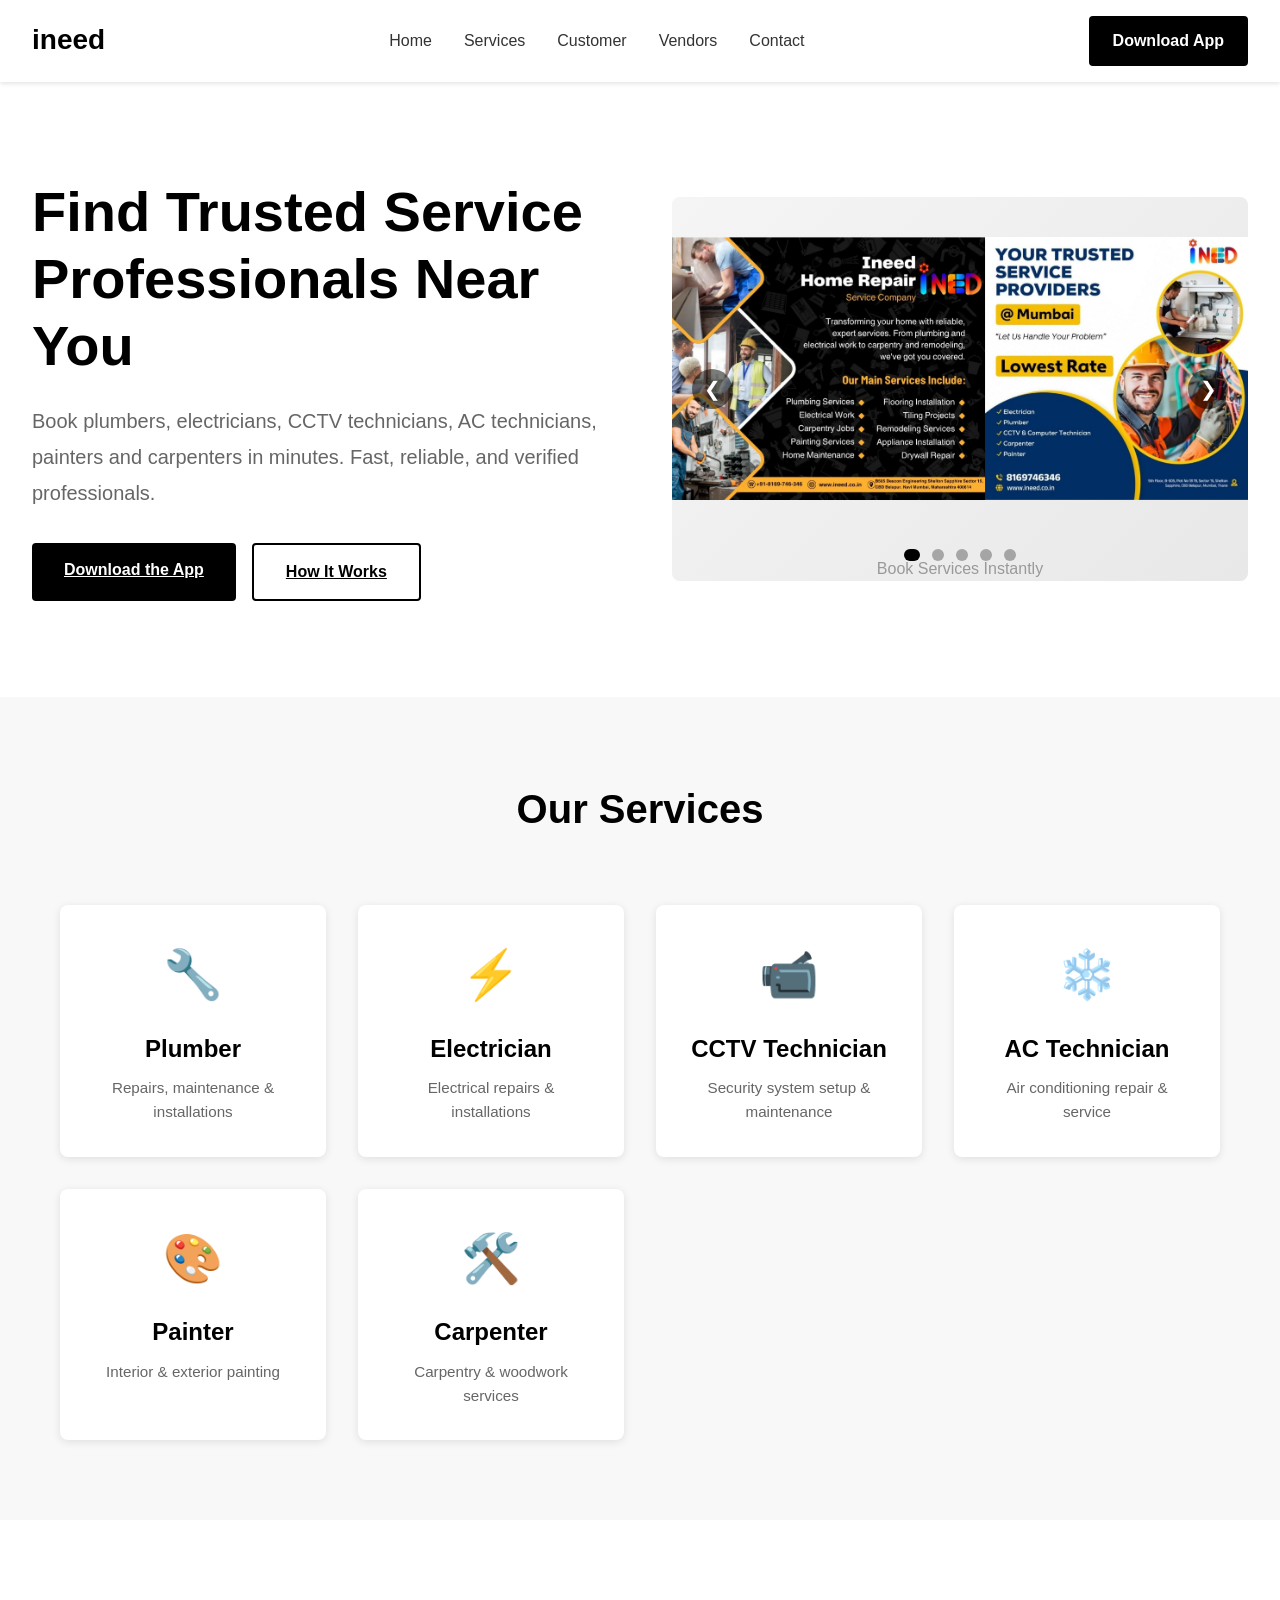
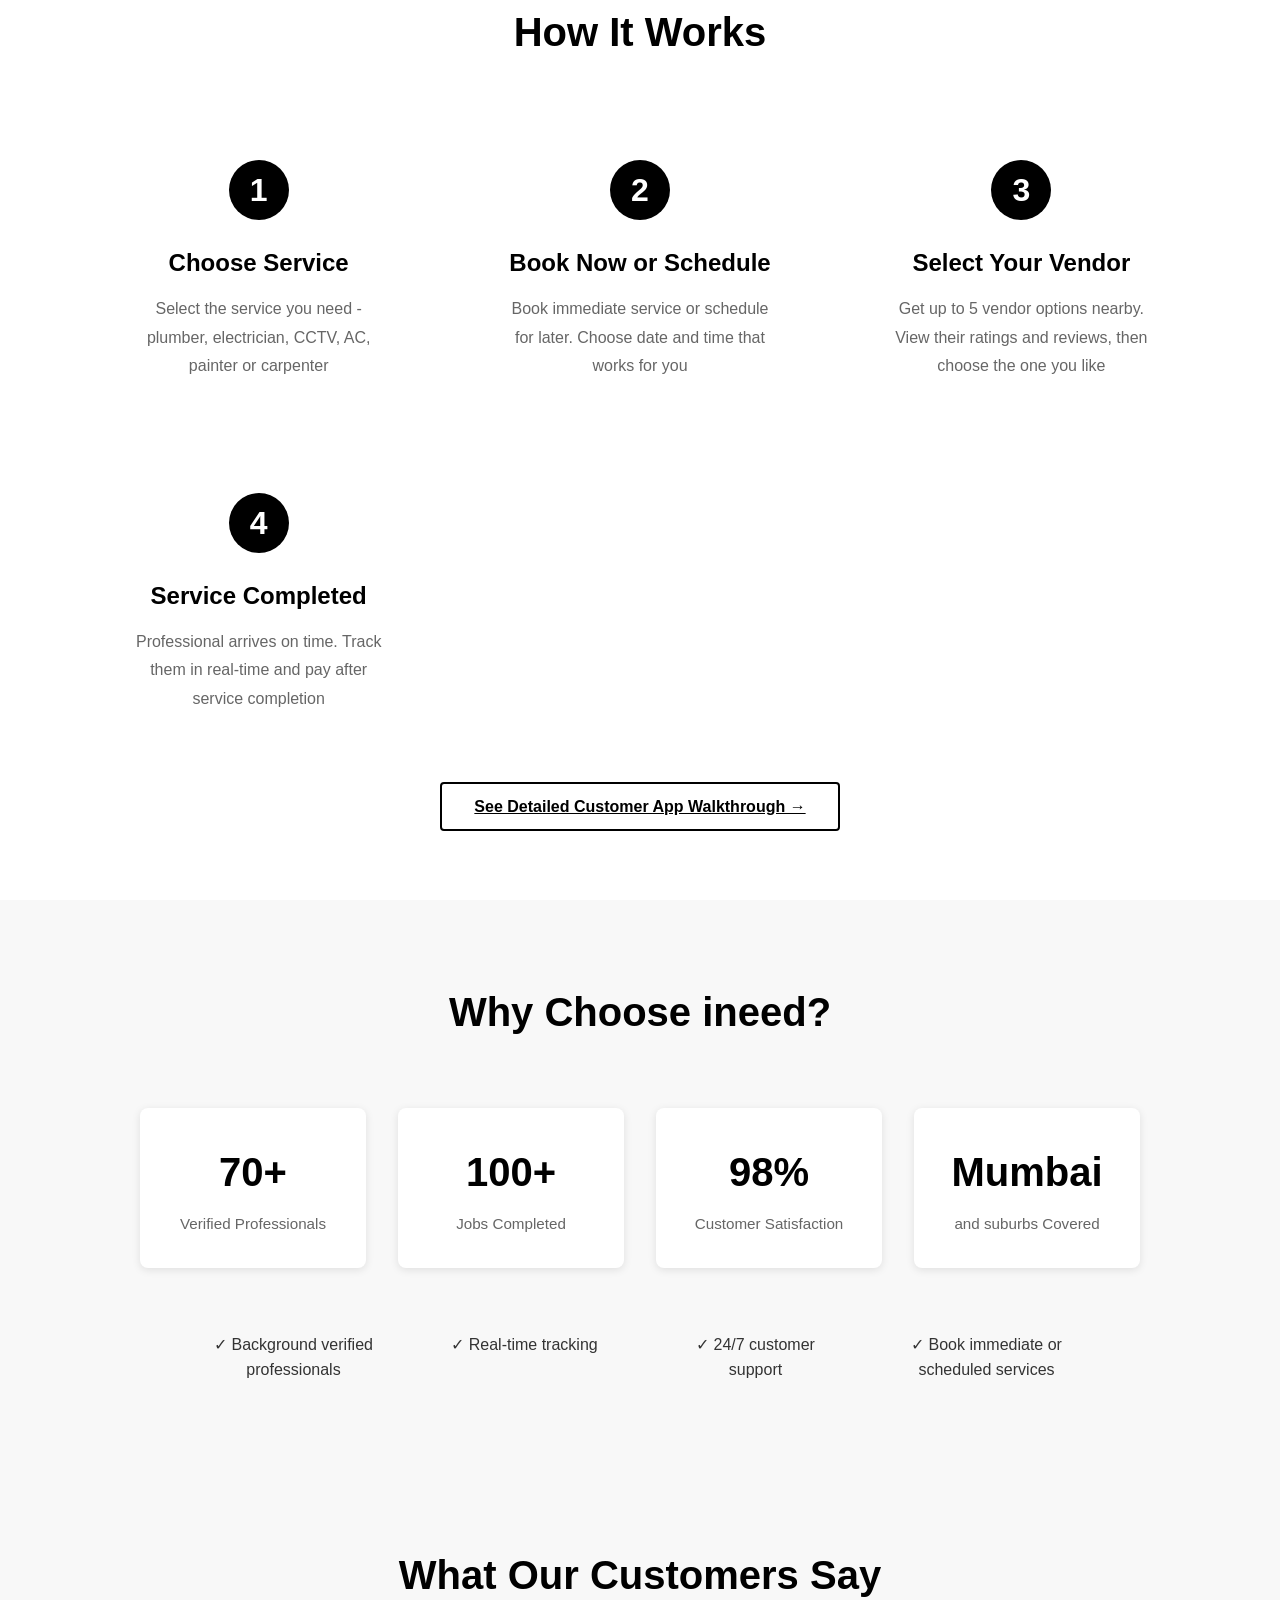
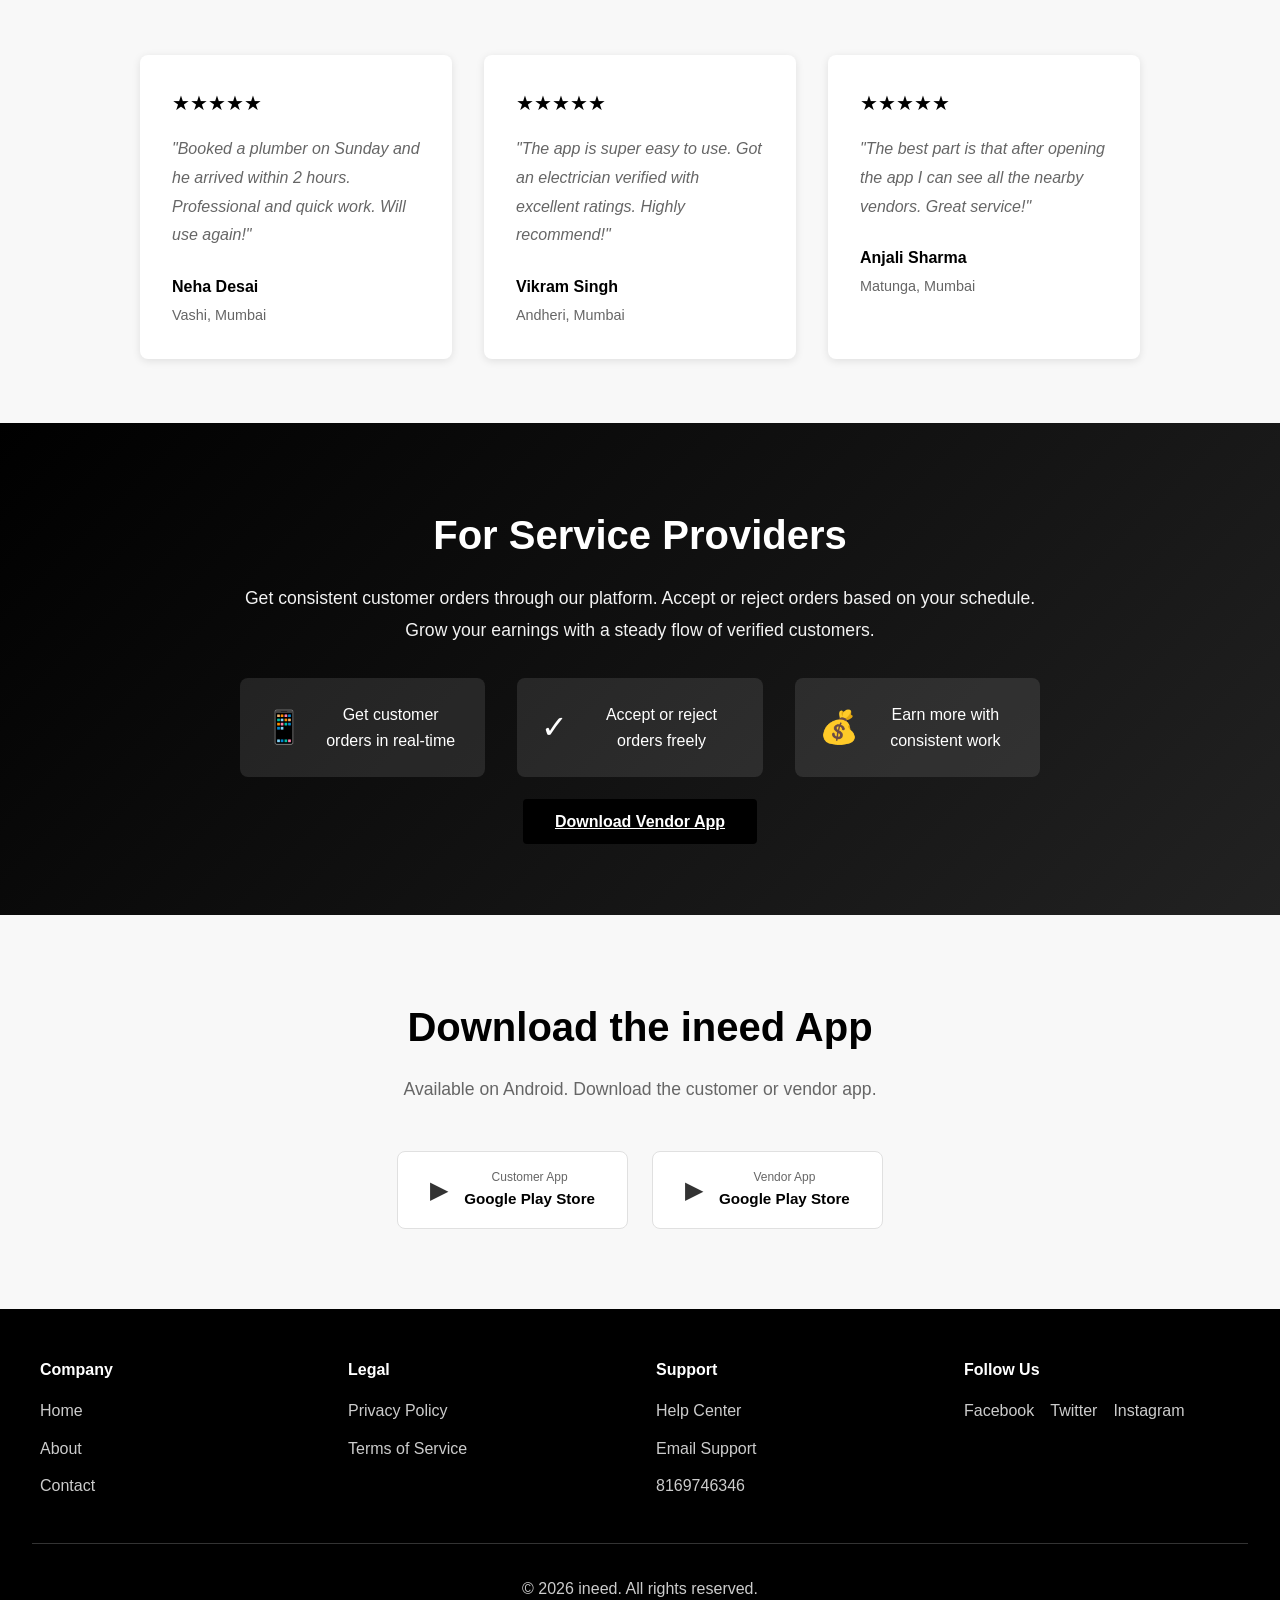
<file: index.html>
<!DOCTYPE html>
<html lang="en">
<head>
    <meta charset="UTF-8">
    <meta name="viewport" content="width=device-width, initial-scale=1.0">
    <meta name="description" content="ineed - Find trusted service professionals near you. Book electricians, plumbers, cleaners and more in minutes.">
    <title>ineed - Find Trusted Service Professionals</title>
    <link rel="stylesheet" href="css/styles.css">
</head>
<body>
    <!-- Navbar -->
    <nav class="navbar">
        <div class="navbar-container">
            <div class="navbar-logo">ineed</div>
            
            <div class="navbar-menu" id="navbarMenu">
                <a href="/" class="nav-link">Home</a>
                <a href="/services.html" class="nav-link">Services</a>
                <a href="/customer-app.html" class="nav-link">Customer</a>
                <a href="/vendors.html" class="nav-link">Vendors</a>
                <a href="/contact.html" class="nav-link">Contact</a>
            </div>

            <a href="https://play.google.com/store/apps/details?id=com.myapp.ineed" target="_blank" class="navbar-cta">Download App</a>
            
            <div class="hamburger" id="hamburger">
                <span></span>
                <span></span>
                <span></span>
            </div>
        </div>
    </nav>

    <!-- Hero Section -->
    <section class="hero">
        <div class="hero-content">
            <h1 class="hero-title">Find Trusted Service Professionals Near You</h1>
            <p class="hero-description">
                Book plumbers, electricians, CCTV technicians, AC technicians, painters and carpenters in minutes. 
                Fast, reliable, and verified professionals.
            </p>
            
            <div class="hero-ctas">
                <a href="https://play.google.com/store/apps/details?id=com.myapp.ineed" target="_blank" class="btn btn-primary">Download the App</a>
                <a href="#how-it-works" class="btn btn-secondary">How It Works</a>
            </div>
        </div>
        

        <!-- ll
         
         First slide 
      <div class="carousel-slide active">
        <div class="carousel-slide-placeholder">
          <img src="images/services.jpg" alt="Book Services Instantly">
          <span>Book Services Instantly</span>
        </div>
      </div> -->

   
        <div class="hero-carousel">
            <div class="carousel">
                <div class="carousel-container">
                    <div class="carousel-slide active">
                        <div class="carousel-slide-placeholder">
                            <img src="images/1.jpg" alt="Book Services Instantly">
                            <span>Book Services Instantly</span>
                        </div>
                    </div>
                    <div class="carousel-slide active">
                        <div class="carousel-slide-placeholder">
                            <img src="images/2.jpg" alt="Book Electrical Services Instantly">
                            <span>Book Electrical Services Instantly</span>
                        </div>
                    </div>
                    <div class="carousel-slide active">
                        <div class="carousel-slide-placeholder">
                            <img src="images/3.jpg" alt="Book Plumbing Services Instantly">
                            <span>Book Plumbing Services Instantly</span>
                        </div>
                    </div>
                    <div class="carousel-slide active">
                        <div class="carousel-slide-placeholder">
                            <img src="images/4.jpg" alt="Book CCTV Services Instantly">
                            <span>Book AC and CCTV Services Instantly</span>
                        </div>
                    </div>
                    <div class="carousel-slide active">
                        <div class="carousel-slide-placeholder">
                            <img src="images/5.jpg" alt="Book Carpenter Services Instantly">
                            <span>Book Carpenter Services Instantly</span>
                        </div>
                    </div>
                </div>
                
                <button class="carousel-arrow prev">❮</button>
                <button class="carousel-arrow next">❯</button>
                
                <div class="carousel-nav">
                    <div class="carousel-dot active"></div>
                    <div class="carousel-dot"></div>
                    <div class="carousel-dot"></div>
                    <div class="carousel-dot"></div>
                    <div class="carousel-dot"></div>
                </div>
            </div>
        </div>
    </section>

    <!-- Services Section -->
    <section class="services">
        <div class="container">
            <h2 class="section-title">Our Services</h2>
            
            <div class="services-grid">
                <div class="service-card">
                    <div class="service-icon">🔧</div>
                    <h3>Plumber</h3>
                    <p>Repairs, maintenance & installations</p>
                </div>
                
                <div class="service-card">
                    <div class="service-icon">⚡</div>
                    <h3>Electrician</h3>
                    <p>Electrical repairs & installations</p>
                </div>
                
                <div class="service-card">
                    <div class="service-icon">📹</div>
                    <h3>CCTV Technician</h3>
                    <p>Security system setup & maintenance</p>
                </div>
                
                <div class="service-card">
                    <div class="service-icon">❄️</div>
                    <h3>AC Technician</h3>
                    <p>Air conditioning repair & service</p>
                </div>
                
                <div class="service-card">
                    <div class="service-icon">🎨</div>
                    <h3>Painter</h3>
                    <p>Interior & exterior painting</p>
                </div>
                
                <div class="service-card">
                    <div class="service-icon">🛠️</div>
                    <h3>Carpenter</h3>
                    <p>Carpentry & woodwork services</p>
                </div>
            </div>
        </div>
    </section>

    <!-- How It Works Section -->
    <section class="how-it-works" id="how-it-works">
        <div class="container">
            <h2 class="section-title">How It Works</h2>
            
            <div class="steps-grid">
                <div class="step">
                    <div class="step-number">1</div>
                    <h3>Choose Service</h3>
                    <p>Select the service you need - plumber, electrician, CCTV, AC, painter or carpenter</p>
                </div>
                
                <div class="step">
                    <div class="step-number">2</div>
                    <h3>Book Now or Schedule</h3>
                    <p>Book immediate service or schedule for later. Choose date and time that works for you</p>
                </div>
                
                <div class="step">
                    <div class="step-number">3</div>
                    <h3>Select Your Vendor</h3>
                    <p>Get up to 5 vendor options nearby. View their ratings and reviews, then choose the one you like</p>
                </div>

                <div class="step">
                    <div class="step-number">4</div>
                    <h3>Service Completed</h3>
                    <p>Professional arrives on time. Track them in real-time and pay after service completion</p>
                </div>
            </div>

            <div class="learn-more">
                <a href="/customer-app.html" class="btn btn-secondary">See Detailed Customer App Walkthrough →</a>
            </div>
        </div>
    </section>

    <!-- Trust Section -->
    <section class="trust">
        <div class="container">
            <h2 class="section-title">Why Choose ineed?</h2>
            
            <div class="trust-grid">
                <div class="trust-card">
                    <h3>70+</h3>
                    <p>Verified Professionals</p>
                </div>
                
                <div class="trust-card">
                    <h3>100+</h3>
                    <p>Jobs Completed</p>
                </div>
                
                <div class="trust-card">
                    <h3>98%</h3>
                    <p>Customer Satisfaction</p>
                </div>
                
                <div class="trust-card">
                    <h3>Mumbai</h3>
                    <p>and suburbs Covered</p>
                </div>
            </div>

            <div class="trust-features">
                <div class="feature">✓ Background verified professionals</div>
                <div class="feature">✓ Real-time tracking</div>
                <div class="feature">✓ 24/7 customer support</div>
                <div class="feature">✓ Book immediate or scheduled services</div>
            </div>
        </div>
    </section>

    <!-- Customer Testimonials Section -->
    <section class="testimonials-section">
        <div class="container">
            <h2 class="section-title">What Our Customers Say</h2>
            
            <div class="testimonials-grid">
                <div class="testimonial">
                    <div class="stars">★★★★★</div>
                    <p>"Booked a plumber on Sunday and he arrived within 2 hours. Professional and quick work. Will use again!"</p>
                    <div class="testimonial-author">
                        <strong>Neha Desai</strong>
                        <span>Vashi, Mumbai</span>
                    </div>
                </div>

                <div class="testimonial">
                    <div class="stars">★★★★★</div>
                    <p>"The app is super easy to use. Got an electrician verified with excellent ratings. Highly recommend!"</p>
                    <div class="testimonial-author">
                        <strong>Vikram Singh</strong>
                        <span>Andheri, Mumbai</span>
                    </div>
                </div>

                <div class="testimonial">
                    <div class="stars">★★★★★</div>
                    <p>"The best part is that after opening the app I can see all the nearby vendors. Great service!"</p>
                    <div class="testimonial-author">
                        <strong>Anjali Sharma</strong>
                        <span>Matunga, Mumbai</span>
                    </div>
                </div>
            </div>
        </div>
    </section>

    <!-- Vendor Section -->
    <section class="vendor">
        <div class="container">
            <div class="vendor-content">
                <h2>For Service Providers</h2>
                <p>
                    Get consistent customer orders through our platform. Accept or reject orders based on your schedule. 
                    Grow your earnings with a steady flow of verified customers.
                </p>
                
                <div class="vendor-benefits">
                    <div class="benefit">
                        <span class="benefit-icon">📱</span>
                        <span>Get customer orders in real-time</span>
                    </div>
                    <div class="benefit">
                        <span class="benefit-icon">✓</span>
                        <span>Accept or reject orders freely</span>
                    </div>
                    <div class="benefit">
                        <span class="benefit-icon">💰</span>
                        <span>Earn more with consistent work</span>
                    </div>
                </div>
                
                <a href="https://play.google.com/store/apps/details?id=com.myapp.ineedvendor" target="_blank" class="btn btn-primary">Download Vendor App</a>
            </div>
        </div>
    </section>

    <!-- App Download Section -->
    <section class="app-download">
        <div class="container">
            <h2>Download the ineed App</h2>
            <p>Available on Android. Download the customer or vendor app.</p>
            
            <div class="download-buttons">
                <a href="https://play.google.com/store/apps/details?id=com.myapp.ineed" target="_blank" class="download-btn">
                    <span class="store-icon">▶</span>
                    <div>
                        <div class="store-label">Customer App</div>
                        <div class="store-name">Google Play Store</div>
                    </div>
                </a>
                
                <a href="https://play.google.com/store/apps/details?id=com.myapp.ineedvendor" target="_blank" class="download-btn">
                    <span class="store-icon">▶</span>
                    <div>
                        <div class="store-label">Vendor App</div>
                        <div class="store-name">Google Play Store</div>
                    </div>
                </a>
            </div>
        </div>
    </section>

    <!-- Footer -->
    <footer class="footer">
        <div class="footer-container">
            <div class="footer-section">
                <h4>Company</h4>
                <ul>
                    <li><a href="/">Home</a></li>
                    <li><a href="/vendors.html">About</a></li>
                    <li><a href="/contact.html">Contact</a></li>
                </ul>
            </div>

            <div class="footer-section">
                <h4>Legal</h4>
                <ul>
                    <li><a href="/privacy.html">Privacy Policy</a></li>
                    <li><a href="/terms.html">Terms of Service</a></li>
                </ul>
            </div>

            <div class="footer-section">
                <h4>Support</h4>
                <ul>
                    <li><a href="/contact.html">Help Center</a></li>
                    <li><a href="mailto:ineed4322@gmail.com">Email Support</a></li>
                    <li><a href="tel:+91-8169746346">8169746346</a></li>
                </ul>
            </div>

            <div class="footer-section">
                <h4>Follow Us</h4>
                <ul class="social-links">
                    <li><a href="#">Facebook</a></li>
                    <li><a href="#">Twitter</a></li>
                    <li><a href="#">Instagram</a></li>
                </ul>
            </div>
        </div>

        <div class="footer-bottom">
            <p>&copy; 2026 ineed. All rights reserved.</p>
        </div>
    </footer>

    <script src="js/main.js"></script>
</body>
</html>
</file>
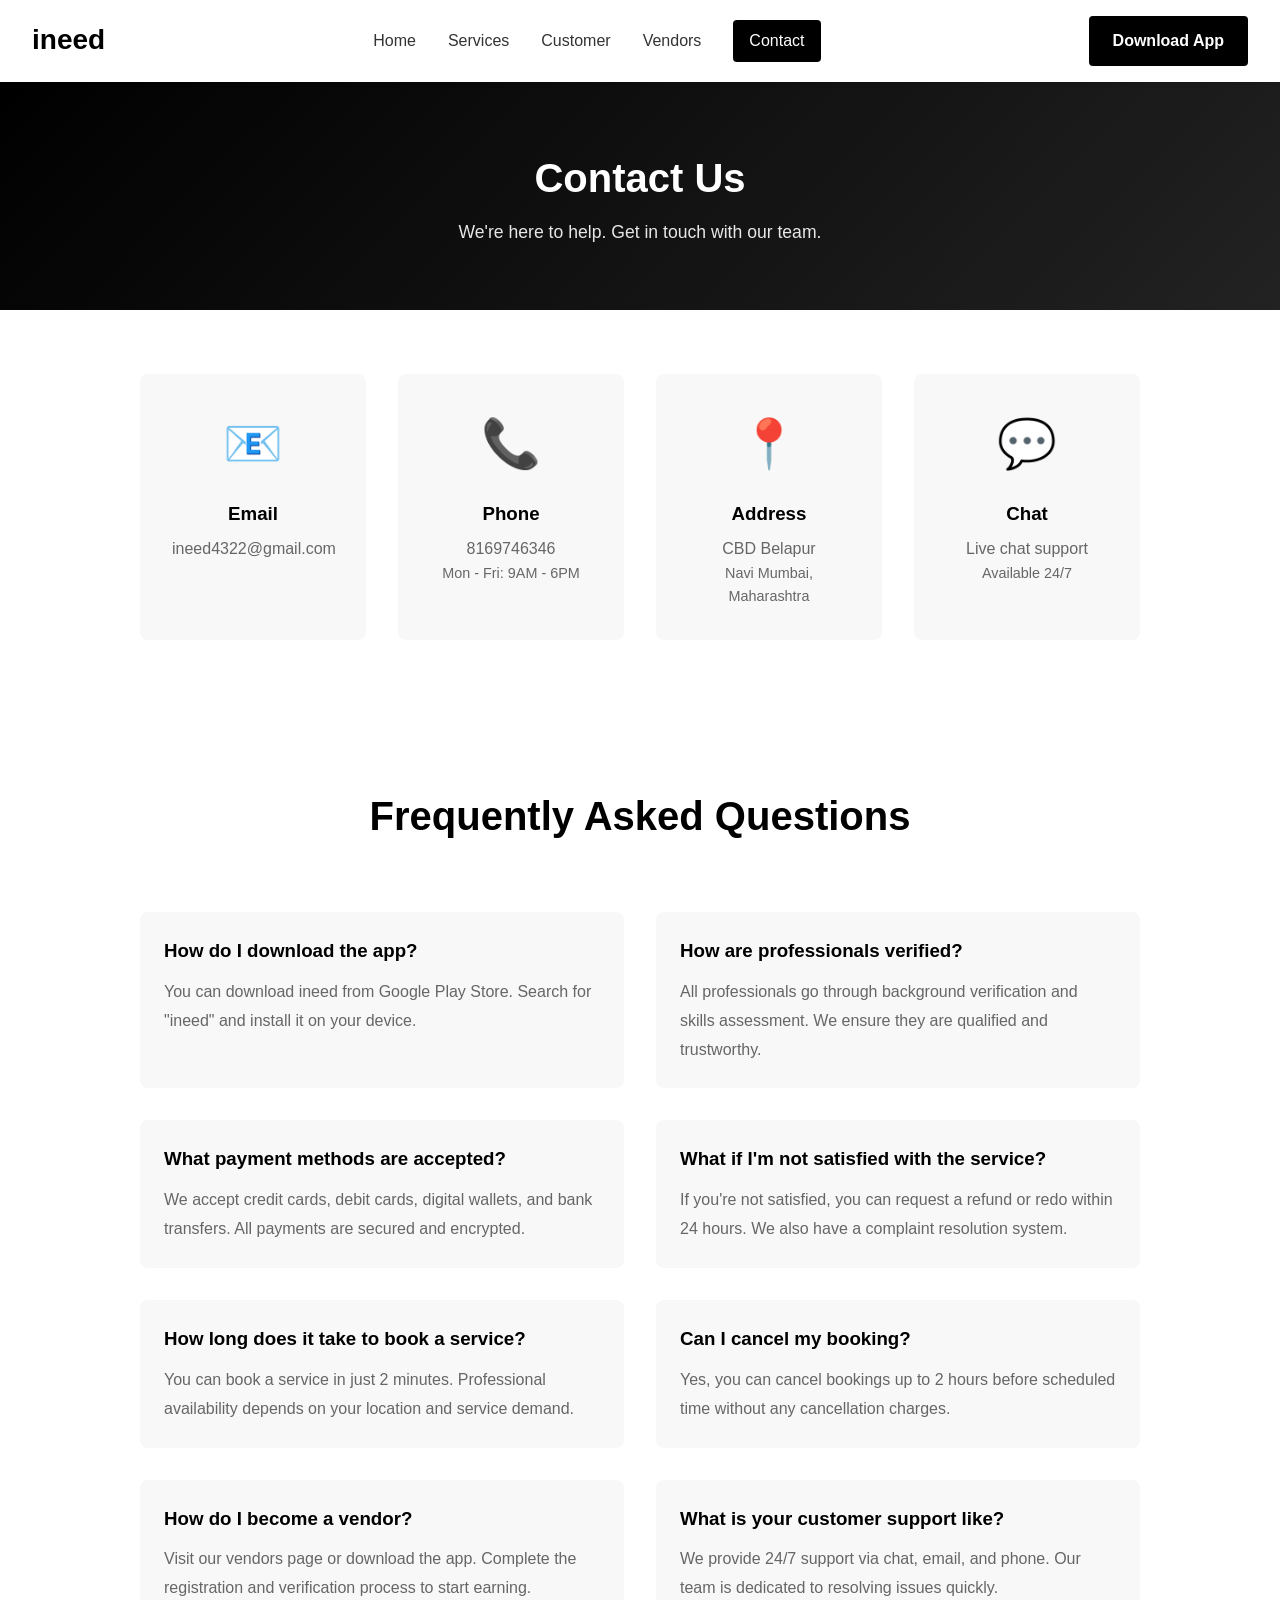
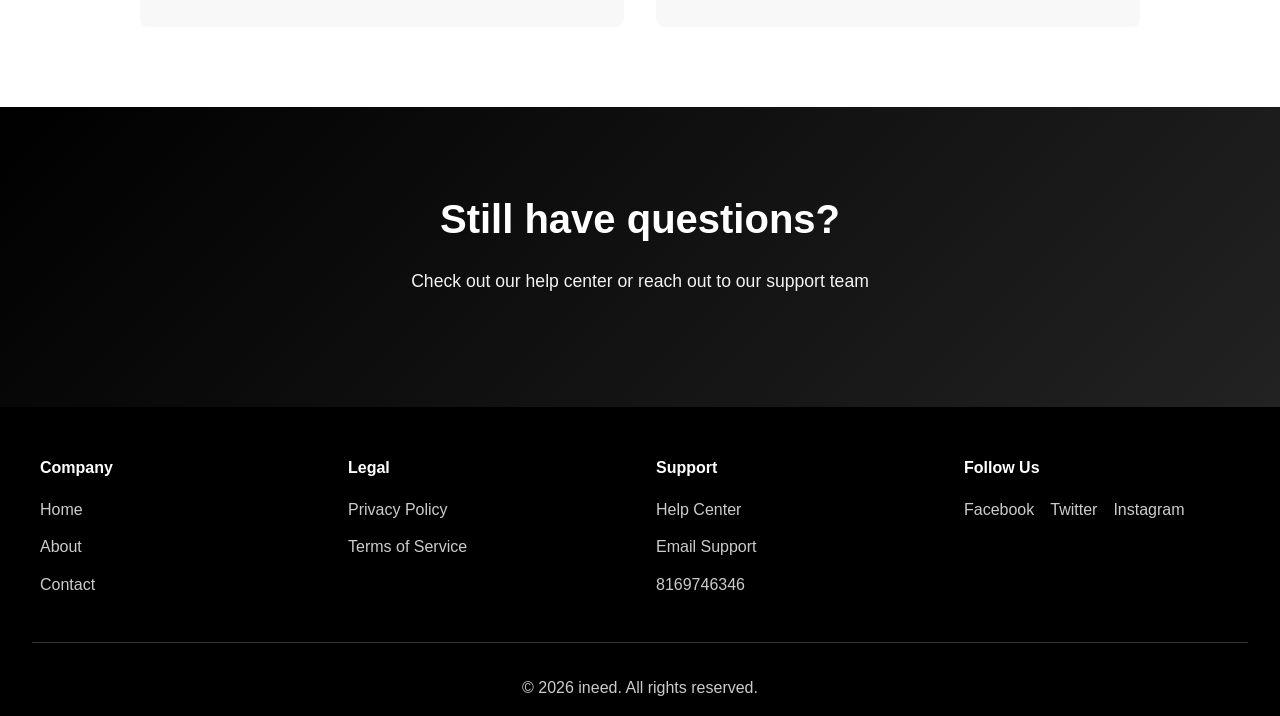
<file: contact.html>
<!DOCTYPE html>
<html lang="en">
<head>
    <meta charset="UTF-8">
    <meta name="viewport" content="width=device-width, initial-scale=1.0">
    <meta name="description" content="Contact ineed for support, inquiries, or partnership opportunities.">
    <title>Contact Us - ineed</title>
    <link rel="stylesheet" href="css/styles.css">
</head>
<body>
    <!-- Navbar -->
    <nav class="navbar">
        <div class="navbar-container">
            <div class="navbar-logo">ineed</div>
            
            <div class="navbar-menu" id="navbarMenu">
                <a href="/" class="nav-link">Home</a>
                <a href="/services.html" class="nav-link">Services</a>
                <a href="/customer-app.html" class="nav-link">Customer</a>
                <a href="/vendors.html" class="nav-link">Vendors</a>
                <a href="/contact.html" class="nav-link">Contact</a>
            </div>

            <a href="https://play.google.com/store/apps/details?id=com.myapp.ineed" target="_blank" class="navbar-cta">Download App</a>
            
            <div class="hamburger" id="hamburger">
                <span></span>
                <span></span>
                <span></span>
            </div>
        </div>
    </nav>

    <!-- Page Header -->
    <section class="page-header">
        <div class="container">
            <h1>Contact Us</h1>
            <p>We're here to help. Get in touch with our team.</p>
        </div>
    </section>

    <!-- Contact Information -->
    <section class="contact-info">
        <div class="container">
            <div class="info-grid">
                <div class="info-card">
                    <div class="info-icon">📧</div>
                    <h3>Email</h3>
                    <p>ineed4322@gmail.com</p>
                    <!-- <p class="info-subtext">ineed4322@gmail.com</p> -->
                </div>

                <div class="info-card">
                    <div class="info-icon">📞</div>
                    <h3>Phone</h3>
                    <p>8169746346</p>
                    <p class="info-subtext">Mon - Fri: 9AM - 6PM</p>
                </div>

                <div class="info-card">
                    <div class="info-icon">📍</div>
                    <h3>Address</h3>
                    <p>CBD Belapur</p>
                    <p class="info-subtext">Navi Mumbai, Maharashtra</p>
                </div>

                <div class="info-card">
                    <div class="info-icon">💬</div>
                    <h3>Chat</h3>
                    <p>Live chat support</p>
                    <p class="info-subtext">Available 24/7</p>
                </div>
            </div>
        </div>
    </section>

    <!-- Contact Form
    <section class="contact-form-section">
        <div class="container">
            <div class="form-container">
                <h2>Send us a Message</h2>
                <p>Fill out the form below and we'll get back to you as soon as possible.</p>
                
                <form class="contact-form" action="#" method="POST">
                    <div class="form-row">
                        <div class="form-group">
                            <label for="name">Full Name</label>
                            <input type="text" id="name" name="name" required placeholder="Your name">
                        </div>
                        
                        <div class="form-group">
                            <label for="email">Email Address</label>
                            <input type="email" id="email" name="email" required placeholder="your@email.com">
                        </div>
                    </div>

                    <div class="form-row">
                        <div class="form-group">
                            <label for="phone">Phone Number</label>
                            <input type="tel" id="phone" name="phone" placeholder="8169746346">
                        </div>
                        
                        <div class="form-group">
                            <label for="subject">Subject</label>
                            <input type="text" id="subject" name="subject" required placeholder="Message subject">
                        </div>
                    </div>

                    <div class="form-group">
                        <label for="message">Message</label>
                        <textarea id="message" name="message" required placeholder="Your message here..." rows="6"></textarea>
                    </div>

                    <div class="form-group">
                        <label for="category">Category</label>
                        <select id="category" name="category" required>
                            <option value="">Select a category</option>
                            <option value="support">Customer Support</option>
                            <option value="vendor">Vendor Support</option>
                            <option value="partnership">Partnership Inquiry</option>
                            <option value="bug">Report a Bug</option>
                            <option value="other">Other</option>
                        </select>
                    </div>

                    <button type="submit" class="btn btn-primary">Send Message</button>
                </form>
            </div>
        </div>
    </section> -->

    <!-- FAQ Section -->
    <section class="faq-section">
        <div class="container">
            <h2 class="section-title">Frequently Asked Questions</h2>
            
            <div class="faq-grid">
                <div class="faq-item">
                    <h3>How do I download the app?</h3>
                    <p>You can download ineed from Google Play Store. Search for "ineed" and install it on your device.</p>
                </div>

                <div class="faq-item">
                    <h3>How are professionals verified?</h3>
                    <p>All professionals go through background verification and skills assessment. We ensure they are qualified and trustworthy.</p>
                </div>

                <div class="faq-item">
                    <h3>What payment methods are accepted?</h3>
                    <p>We accept credit cards, debit cards, digital wallets, and bank transfers. All payments are secured and encrypted.</p>
                </div>

                <div class="faq-item">
                    <h3>What if I'm not satisfied with the service?</h3>
                    <p>If you're not satisfied, you can request a refund or redo within 24 hours. We also have a complaint resolution system.</p>
                </div>

                <div class="faq-item">
                    <h3>How long does it take to book a service?</h3>
                    <p>You can book a service in just 2 minutes. Professional availability depends on your location and service demand.</p>
                </div>

                <div class="faq-item">
                    <h3>Can I cancel my booking?</h3>
                    <p>Yes, you can cancel bookings up to 2 hours before scheduled time without any cancellation charges.</p>
                </div>

                <div class="faq-item">
                    <h3>How do I become a vendor?</h3>
                    <p>Visit our vendors page or download the app. Complete the registration and verification process to start earning.</p>
                </div>

                <div class="faq-item">
                    <h3>What is your customer support like?</h3>
                    <p>We provide 24/7 support via chat, email, and phone. Our team is dedicated to resolving issues quickly.</p>
                </div>
            </div>
        </div>
    </section>

    <!-- CTA Section -->
    <section class="cta-section">
        <div class="container">
            <h2>Still have questions?</h2>
            <p>Check out our help center or reach out to our support team</p>
            <!-- <a href="https://play.google.com/store" target="_blank" class="btn btn-primary">Visit Help Center</a> -->
        </div>
    </section>

    <!-- Footer -->
    <footer class="footer">
        <div class="footer-container">
            <div class="footer-section">
                <h4>Company</h4>
                <ul>
                    <li><a href="/">Home</a></li>
                    <li><a href="/vendors.html">About</a></li>
                    <li><a href="/contact.html">Contact</a></li>
                </ul>
            </div>

            <div class="footer-section">
                <h4>Legal</h4>
                <ul>
                    <li><a href="/privacy.html">Privacy Policy</a></li>
                    <li><a href="/terms.html">Terms of Service</a></li>
                </ul>
            </div>

            <div class="footer-section">
                <h4>Support</h4>
                <ul>
                    <li><a href="/contact.html">Help Center</a></li>
                    <li><a href="mailto:ineed4322@gmail.com">Email Support</a></li>
                    <li><a href="tel:+1234567890">8169746346</a></li>
                </ul>
            </div>

            <div class="footer-section">
                <h4>Follow Us</h4>
                <ul class="social-links">
                    <li><a href="#">Facebook</a></li>
                    <li><a href="#">Twitter</a></li>
                    <li><a href="#">Instagram</a></li>
                </ul>
            </div>
        </div>

        <div class="footer-bottom">
            <p>&copy; 2026 ineed. All rights reserved.</p>
        </div>
    </footer>

    <script src="js/main.js"></script>
</body>
</html>
</file>
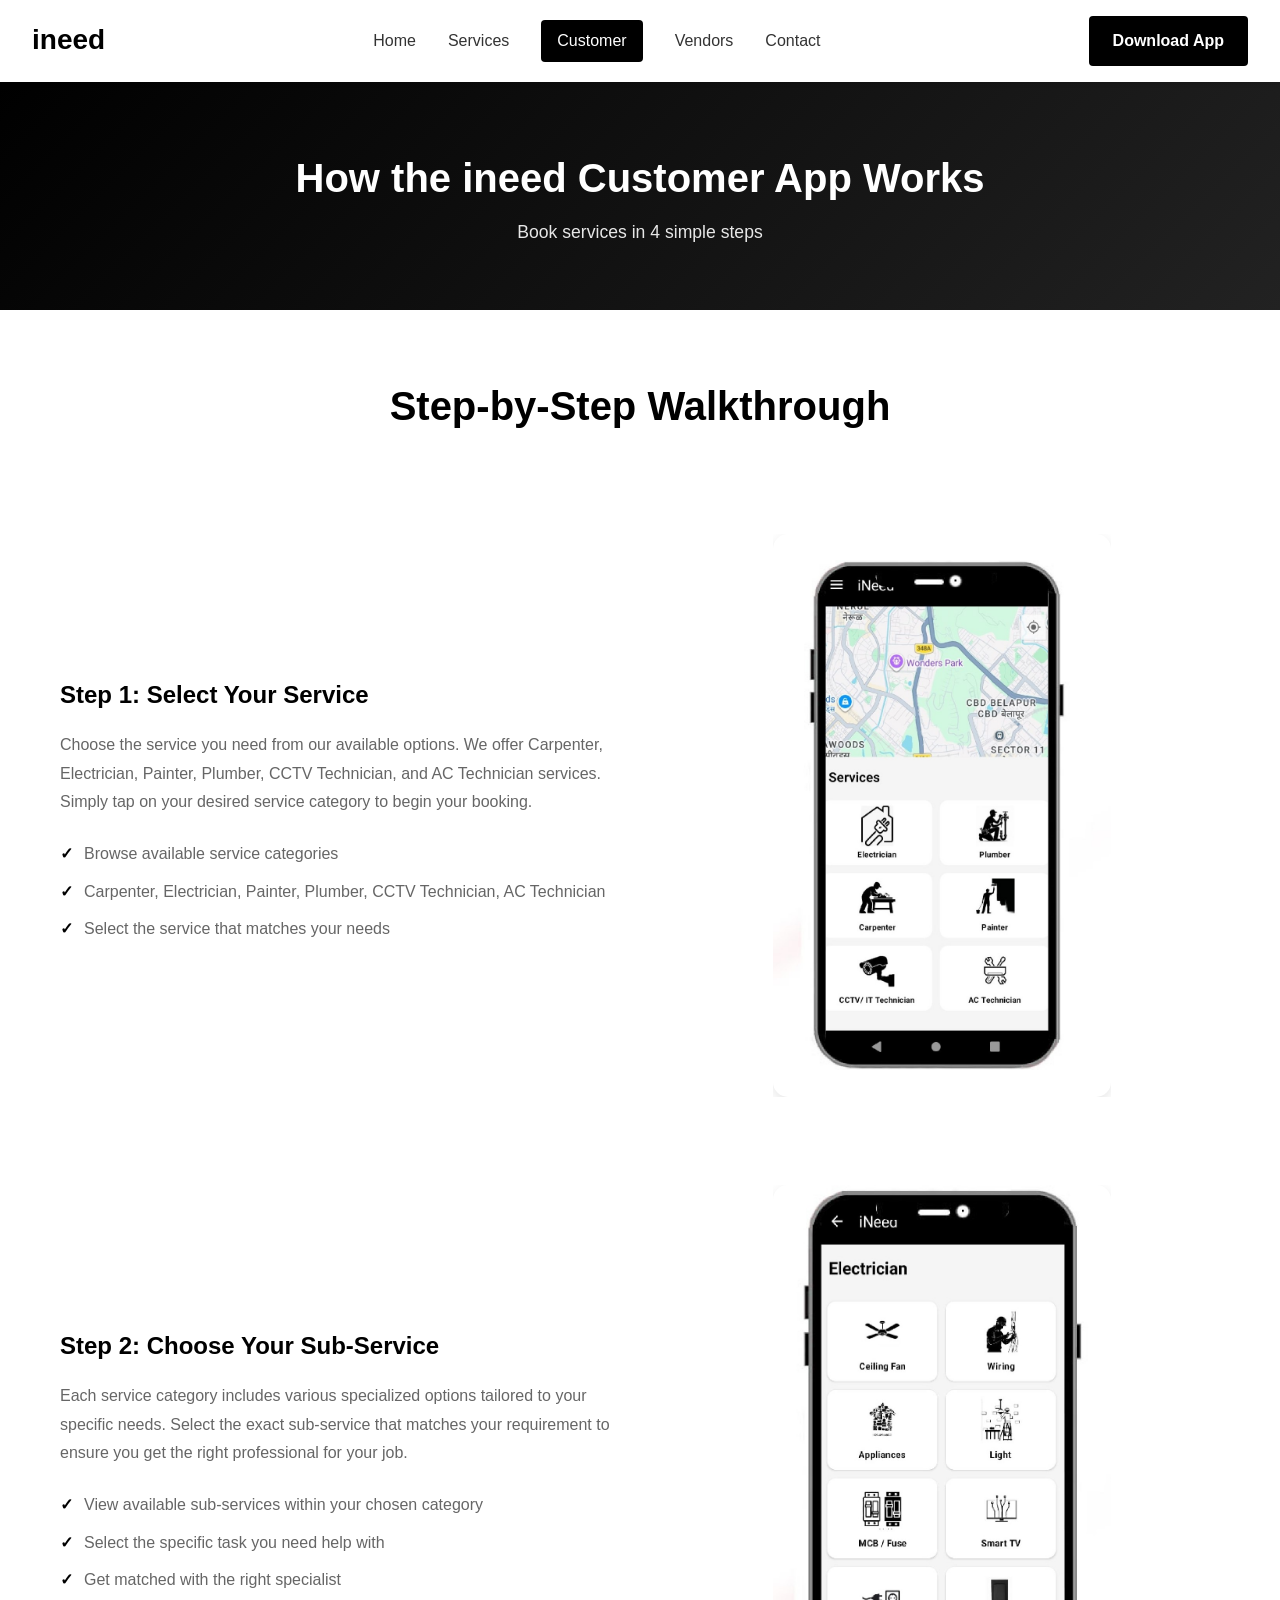
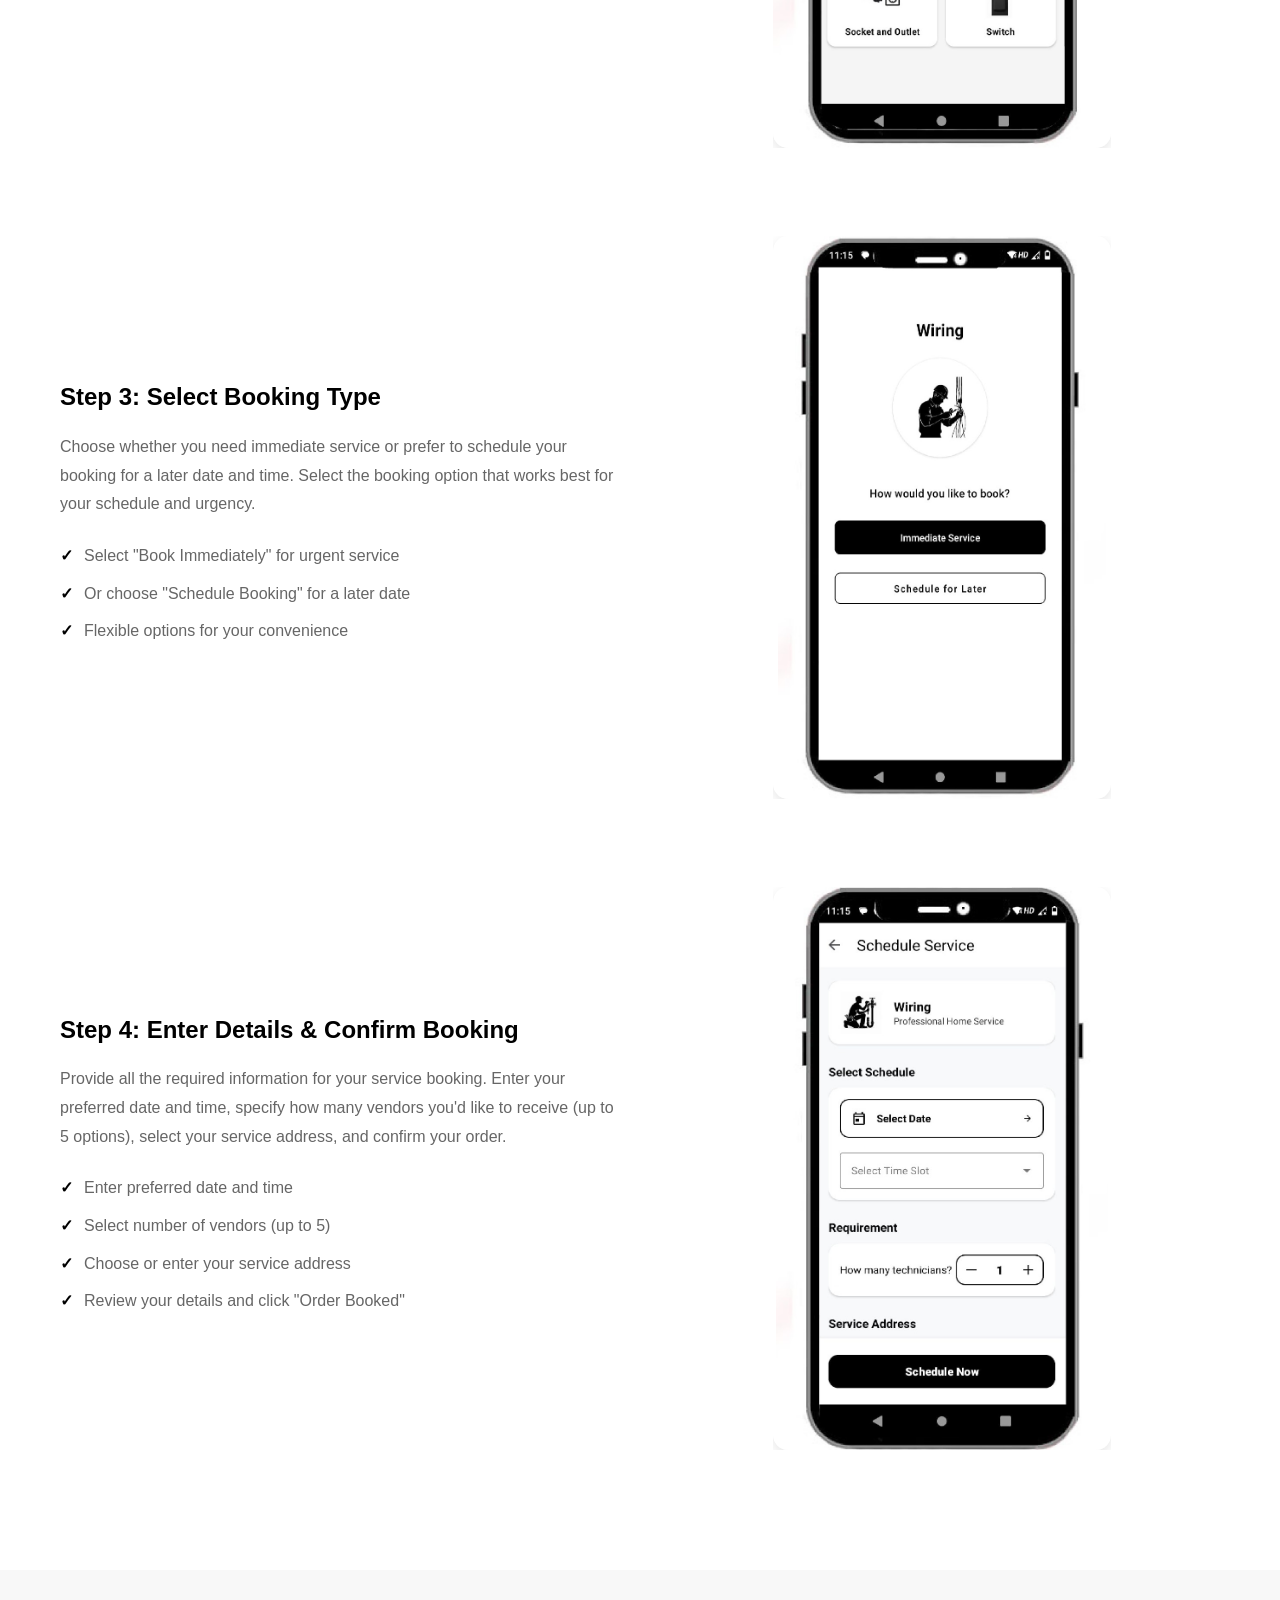
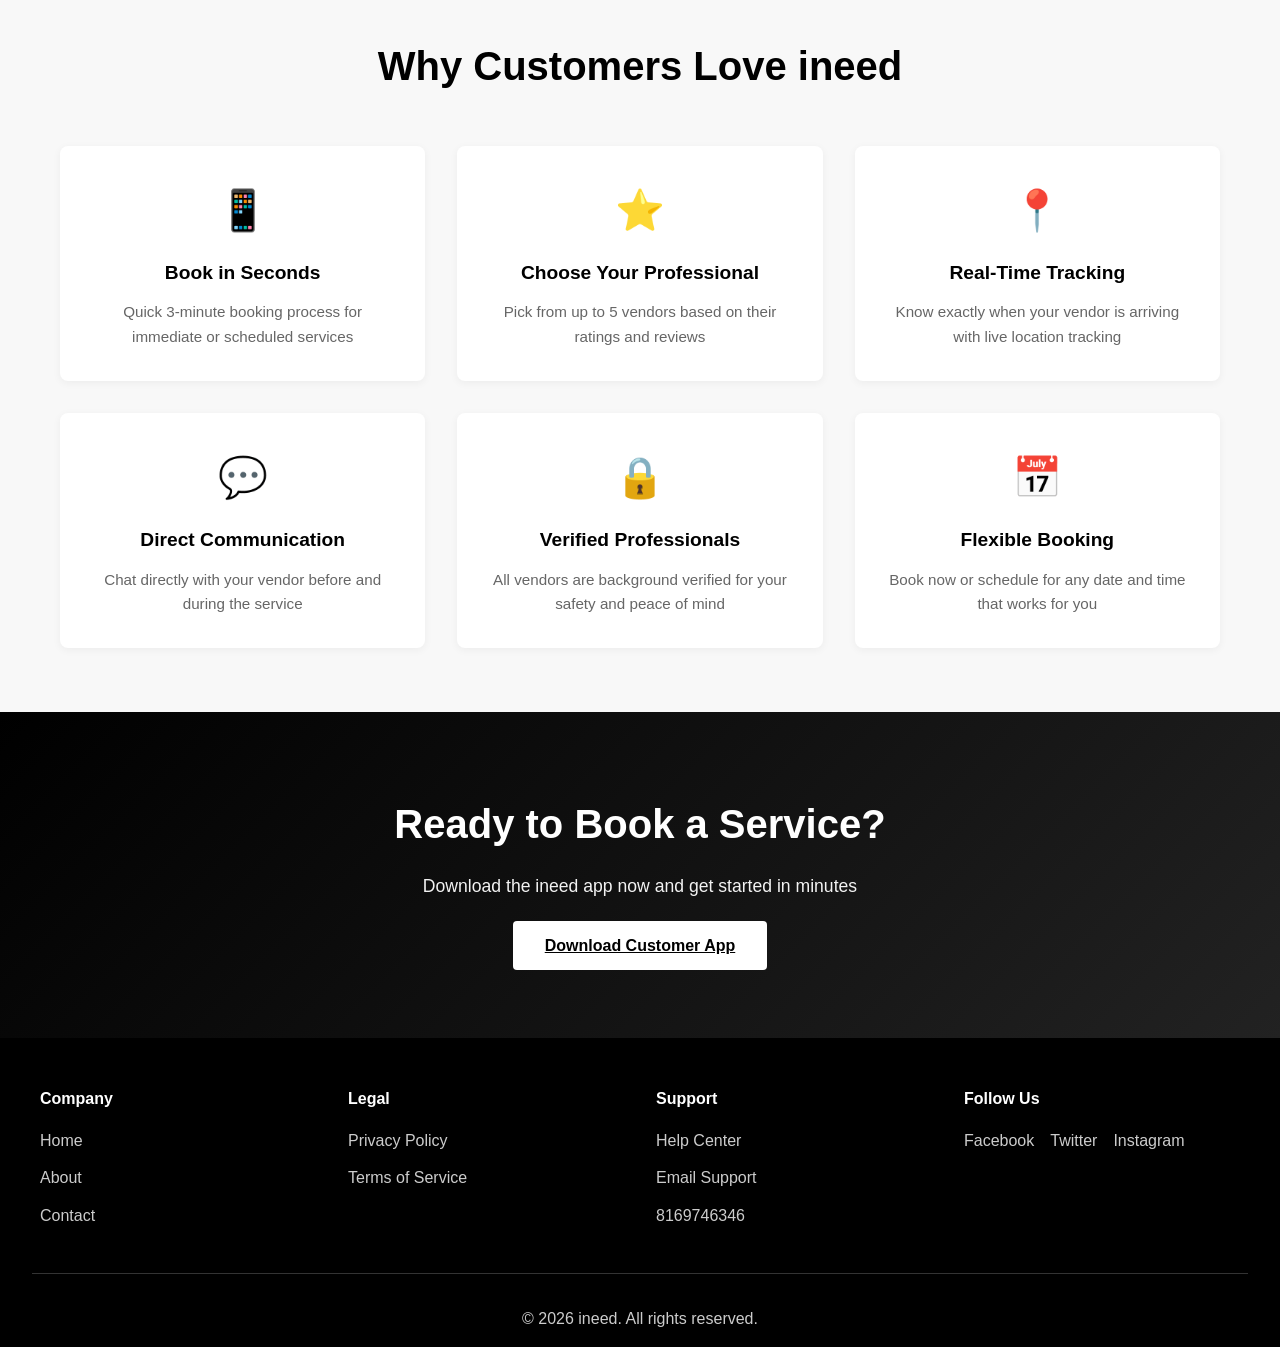
<file: customer-app.html>
<!DOCTYPE html>
<html lang="en">
<head>
    <meta charset="UTF-8">
    <meta name="viewport" content="width=device-width, initial-scale=1.0">
    <meta name="description" content="How the ineed customer app works - Book services instantly, select from multiple vendors.">
    <title>How Customer App Works - ineed</title>
    <link rel="stylesheet" href="css/styles.css">
</head>
<body>
    <!-- Navbar -->
    <nav class="navbar">
        <div class="navbar-container">
            <div class="navbar-logo">ineed</div>
            
            <div class="navbar-menu" id="navbarMenu">
                <a href="/" class="nav-link">Home</a>
                <a href="/services.html" class="nav-link">Services</a>
                <a href="/customer-app.html" class="nav-link">Customer</a>
                <a href="/vendors.html" class="nav-link">Vendors</a>
                <a href="/contact.html" class="nav-link">Contact</a>
            </div>

            <a href="https://play.google.com/store/apps/details?id=com.myapp.ineed" target="_blank" class="navbar-cta">Download App</a>
            
            <div class="hamburger" id="hamburger">
                <span></span>
                <span></span>
                <span></span>
            </div>
        </div>
    </nav>

    <!-- Page Header -->
    <section class="page-header">
        <div class="container">
            <h1>How the ineed Customer App Works</h1>
            <p>Book services in 4 simple steps</p>
        </div>
    </section>

    <!-- App Walkthrough -->
    <section class="app-walkthrough">
        <div class="container">
            <h2 class="section-title">Step-by-Step Walkthrough</h2>

            <!-- Step 1 -->
            <div class="walkthrough-step">
                <div class="step-content">
                    <h3>Step 1: Select Your Service</h3>
                    <p>Choose the service you need from our available options. We offer Carpenter, Electrician, Painter, Plumber, CCTV Technician, and AC Technician services. Simply tap on your desired service category to begin your booking.</p>
                    <ul>
                        <li>Browse available service categories</li>
                        <li>Carpenter, Electrician, Painter, Plumber, CCTV Technician, AC Technician</li>
                        <li>Select the service that matches your needs</li>
                    </ul>
                </div>
                <div class="step-images">
                    <div class="image-placeholder">
                        <img src="images/customer_app_ss_1.jpeg" alt="Select Your Service">
                        <p>Screenshot 1</p>
                    </div>
                </div>
            </div>

            <!-- Step 2 -->
            <div class="walkthrough-step reverse">
                <div class="step-images">
                    <div class="image-placeholder">
                        <img src="images/customer_app_ss_2.jpeg" alt="Choose Your Sub-Service">
                        <p>Screenshot 2</p>
                    </div>
                </div>
                <div class="step-content">
                    <h3>Step 2: Choose Your Sub-Service</h3>
                    <p>Each service category includes various specialized options tailored to your specific needs. Select the exact sub-service that matches your requirement to ensure you get the right professional for your job.</p>
                    <ul>
                        <li>View available sub-services within your chosen category</li>
                        <li>Select the specific task you need help with</li>
                        <li>Get matched with the right specialist</li>
                    </ul>
                </div>
            </div>

            <!-- Step 3 -->
            <div class="walkthrough-step">
                <div class="step-content">
                    <h3>Step 3: Select Booking Type</h3>
                    <p>Choose whether you need immediate service or prefer to schedule your booking for a later date and time. Select the booking option that works best for your schedule and urgency.</p>
                    <ul>
                        <li>Select "Book Immediately" for urgent service</li>
                        <li>Or choose "Schedule Booking" for a later date</li>
                        <li>Flexible options for your convenience</li>
                    </ul>
                </div>
                <div class="step-images">
                    <div class="image-placeholder">
                        <img src="images/customer_app_ss_3.jpeg" alt="Select Booking Type">
                        <p>Screenshot 3</p>
                    </div>
                </div>
            </div>

            <!-- Step 4 -->
            <div class="walkthrough-step reverse">
                <div class="step-images">
                    <div class="image-placeholder">
                        <img src="images/customer_app_ss_4.jpeg" alt="Enter Details & Confirm Booking">
                        <p>Screenshot 4</p>
                    </div>
                </div>
                <div class="step-content">
                    <h3>Step 4: Enter Details & Confirm Booking</h3>
                    <p>Provide all the required information for your service booking. Enter your preferred date and time, specify how many vendors you'd like to receive (up to 5 options), select your service address, and confirm your order.</p>
                    <ul>
                        <li>Enter preferred date and time</li>
                        <li>Select number of vendors (up to 5)</li>
                        <li>Choose or enter your service address</li>
                        <li>Review your details and click "Order Booked"</li>
                    </ul>
                </div>
            </div>
        </div>
    </section>

    <!-- Key Features -->
    <section class="app-features">
        <div class="container">
            <h2 class="section-title">Why Customers Love ineed</h2>
            
            <div class="features-grid">
                <div class="feature-card">
                    <div class="feature-icon">📱</div>
                    <h3>Book in Seconds</h3>
                    <p>Quick 3-minute booking process for immediate or scheduled services</p>
                </div>

                <div class="feature-card">
                    <div class="feature-icon">⭐</div>
                    <h3>Choose Your Professional</h3>
                    <p>Pick from up to 5 vendors based on their ratings and reviews</p>
                </div>

                <div class="feature-card">
                    <div class="feature-icon">📍</div>
                    <h3>Real-Time Tracking</h3>
                    <p>Know exactly when your vendor is arriving with live location tracking</p>
                </div>

                <div class="feature-card">
                    <div class="feature-icon">💬</div>
                    <h3>Direct Communication</h3>
                    <p>Chat directly with your vendor before and during the service</p>
                </div>

                <div class="feature-card">
                    <div class="feature-icon">🔒</div>
                    <h3>Verified Professionals</h3>
                    <p>All vendors are background verified for your safety and peace of mind</p>
                </div>

                <div class="feature-card">
                    <div class="feature-icon">📅</div>
                    <h3>Flexible Booking</h3>
                    <p>Book now or schedule for any date and time that works for you</p>
                </div>
            </div>
        </div>
    </section>

    <!-- CTA Section -->
    <section class="cta-section">
        <div class="container">
            <h2>Ready to Book a Service?</h2>
            <p>Download the ineed app now and get started in minutes</p>
            <a href="https://play.google.com/store/apps/details?id=com.myapp.ineed" target="_blank" class="btn btn-primary">Download Customer App</a>
        </div>
    </section>

    <!-- Footer -->
    <footer class="footer">
        <div class="footer-container">
            <div class="footer-section">
                <h4>Company</h4>
                <ul>
                    <li><a href="/">Home</a></li>
                    <li><a href="/vendors.html">About</a></li>
                    <li><a href="/contact.html">Contact</a></li>
                </ul>
            </div>

            <div class="footer-section">
                <h4>Legal</h4>
                <ul>
                    <li><a href="/privacy.html">Privacy Policy</a></li>
                    <li><a href="/terms.html">Terms of Service</a></li>
                </ul>
            </div>

            <div class="footer-section">
                <h4>Support</h4>
                <ul>
                    <li><a href="/contact.html">Help Center</a></li>
                    <li><a href="mailto:ineed4322@gmail.com">Email Support</a></li>
                    <li><a href="tel:+1234567890">8169746346</a></li>
                </ul>
            </div>

            <div class="footer-section">
                <h4>Follow Us</h4>
                <ul class="social-links">
                    <li><a href="#">Facebook</a></li>
                    <li><a href="#">Twitter</a></li>
                    <li><a href="#">Instagram</a></li>
                </ul>
            </div>
        </div>

        <div class="footer-bottom">
            <p>&copy; 2026 ineed. All rights reserved.</p>
        </div>
    </footer>

    <script src="js/main.js"></script>
</body>
</html>
</file>
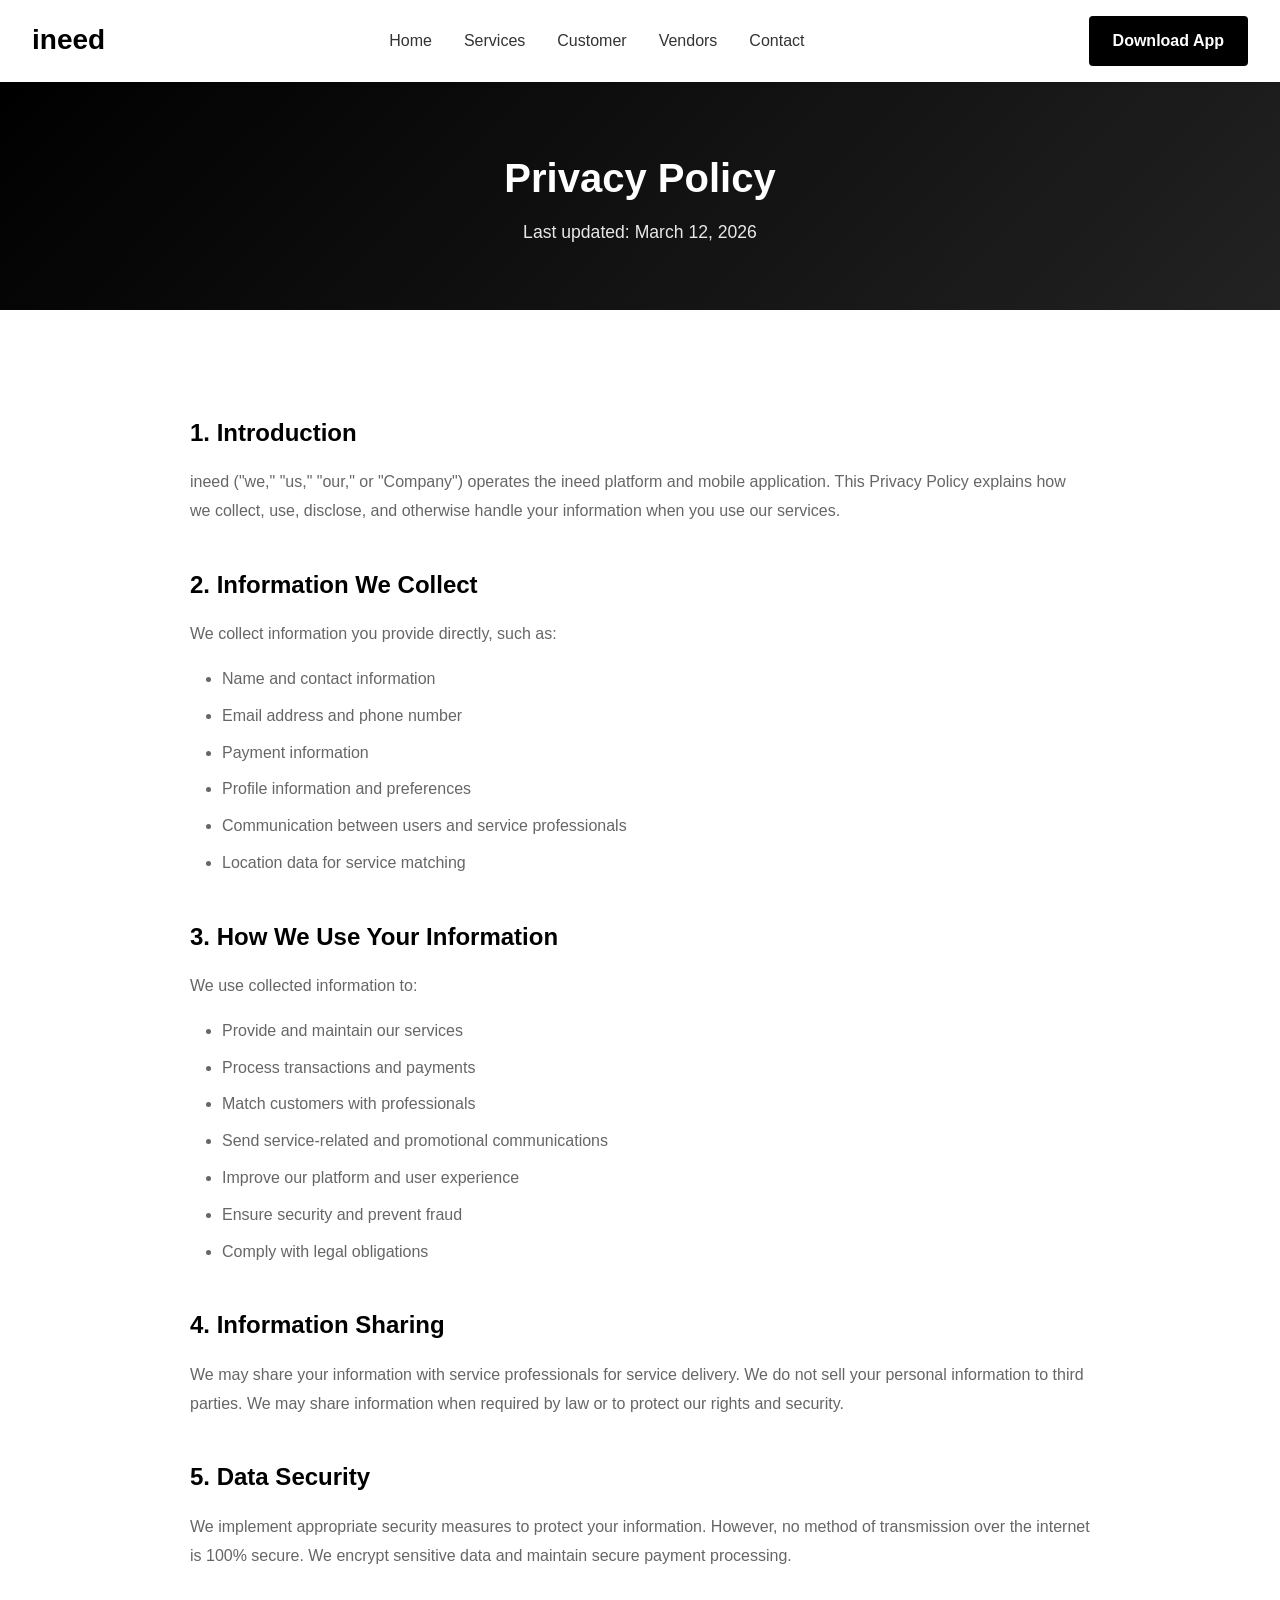
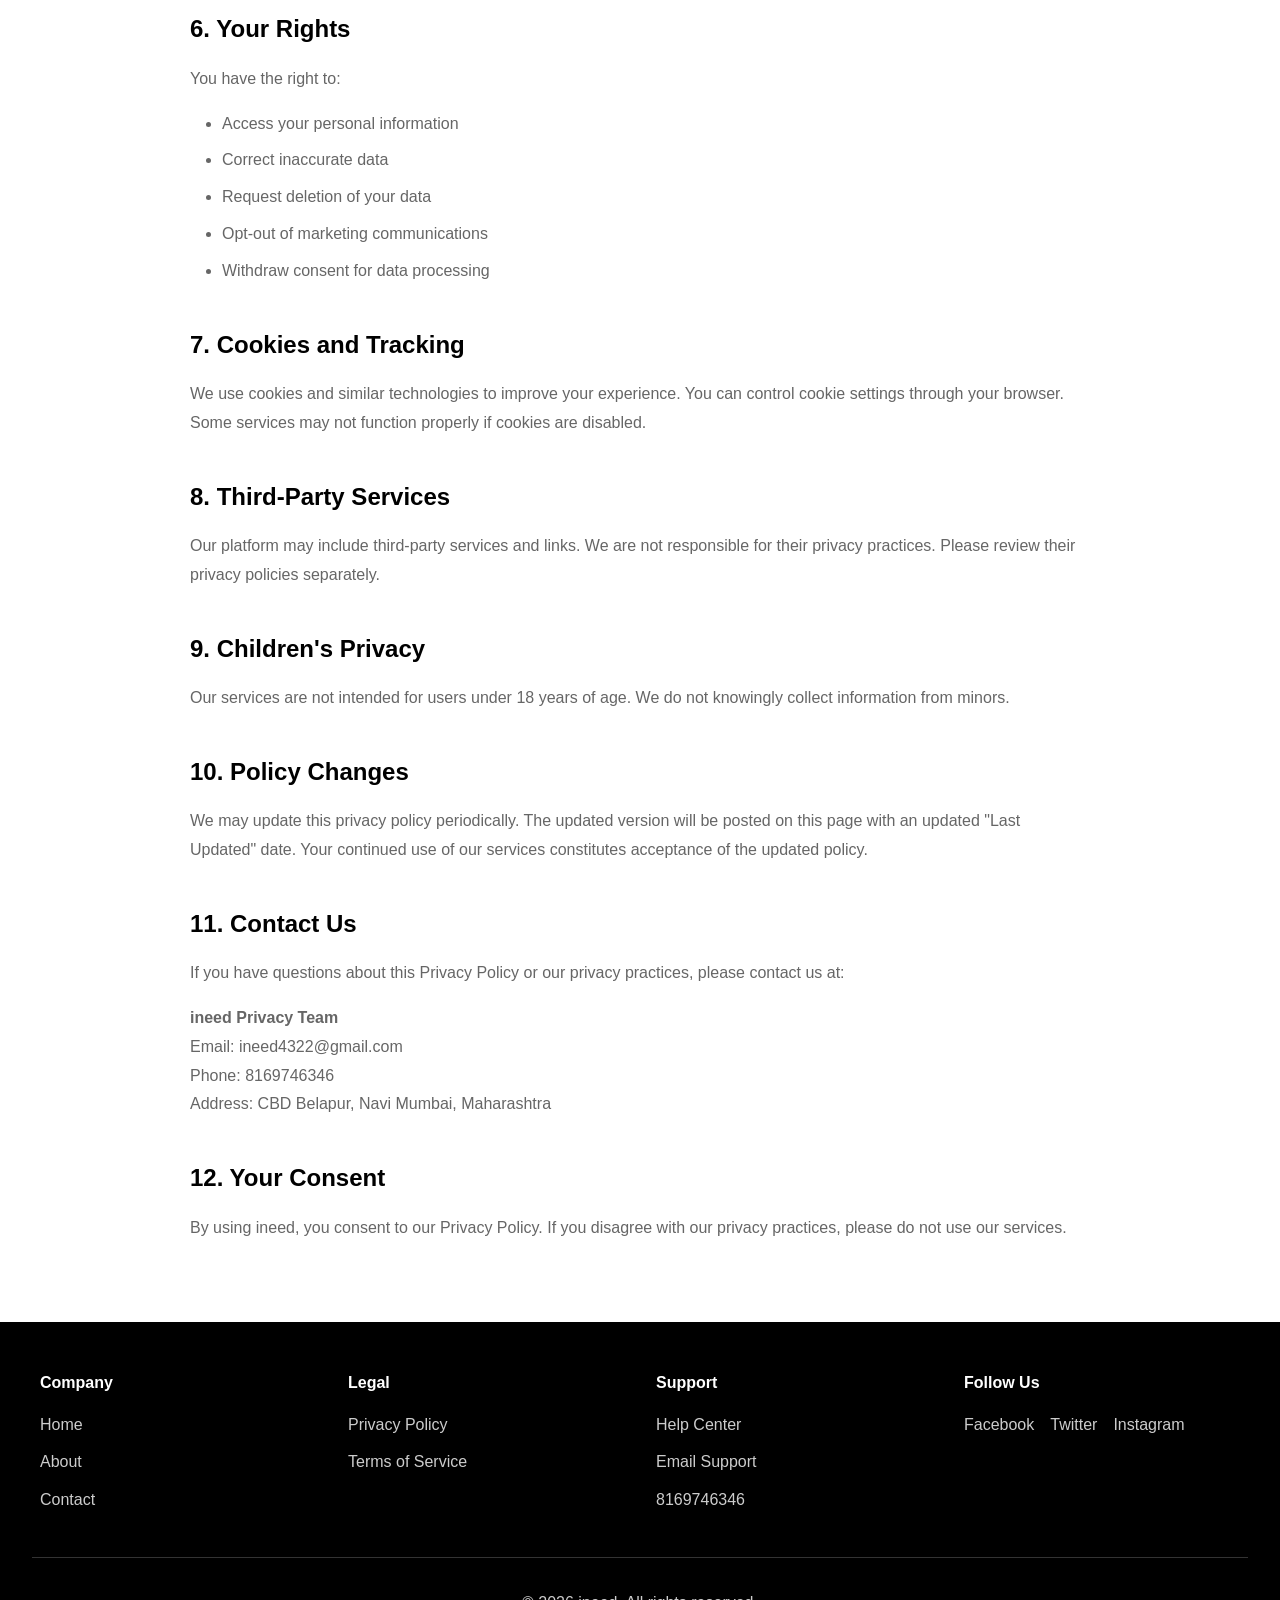
<file: privacy.html>
<!DOCTYPE html>
<html lang="en">
<head>
    <meta charset="UTF-8">
    <meta name="viewport" content="width=device-width, initial-scale=1.0">
    <meta name="description" content="Privacy Policy for ineed platform.">
    <title>Privacy Policy - ineed</title>
    <link rel="stylesheet" href="css/styles.css">
</head>
<body>
    <!-- Navbar -->
    <nav class="navbar">
        <div class="navbar-container">
            <div class="navbar-logo">ineed</div>
            
            <div class="navbar-menu" id="navbarMenu">
                <a href="/" class="nav-link">Home</a>
                <a href="/services.html" class="nav-link">Services</a>
                <a href="/customer-app.html" class="nav-link">Customer</a>
                <a href="/vendors.html" class="nav-link">Vendors</a>
                <a href="/contact.html" class="nav-link">Contact</a>
            </div>

            <a href="https://play.google.com/store/apps/details?id=com.myapp.ineed" target="_blank" class="navbar-cta">Download App</a>
            
            <div class="hamburger" id="hamburger">
                <span></span>
                <span></span>
                <span></span>
            </div>
        </div>
    </nav>

    <!-- Page Header -->
    <section class="page-header">
        <div class="container">
            <h1>Privacy Policy</h1>
            <p>Last updated: March 12, 2026</p>
        </div>
    </section>

    <!-- Policy Content -->
    <section class="legal-content">
        <div class="container">
            <div class="content-box">
                <h2>1. Introduction</h2>
                <p>
                    ineed ("we," "us," "our," or "Company") operates the ineed platform and mobile application. 
                    This Privacy Policy explains how we collect, use, disclose, and otherwise handle your information 
                    when you use our services.
                </p>

                <h2>2. Information We Collect</h2>
                <p>We collect information you provide directly, such as:</p>
                <ul>
                    <li>Name and contact information</li>
                    <li>Email address and phone number</li>
                    <li>Payment information</li>
                    <li>Profile information and preferences</li>
                    <li>Communication between users and service professionals</li>
                    <li>Location data for service matching</li>
                </ul>

                <h2>3. How We Use Your Information</h2>
                <p>We use collected information to:</p>
                <ul>
                    <li>Provide and maintain our services</li>
                    <li>Process transactions and payments</li>
                    <li>Match customers with professionals</li>
                    <li>Send service-related and promotional communications</li>
                    <li>Improve our platform and user experience</li>
                    <li>Ensure security and prevent fraud</li>
                    <li>Comply with legal obligations</li>
                </ul>

                <h2>4. Information Sharing</h2>
                <p>
                    We may share your information with service professionals for service delivery. 
                    We do not sell your personal information to third parties. We may share information 
                    when required by law or to protect our rights and security.
                </p>

                <h2>5. Data Security</h2>
                <p>
                    We implement appropriate security measures to protect your information. 
                    However, no method of transmission over the internet is 100% secure. 
                    We encrypt sensitive data and maintain secure payment processing.
                </p>

                <h2>6. Your Rights</h2>
                <p>You have the right to:</p>
                <ul>
                    <li>Access your personal information</li>
                    <li>Correct inaccurate data</li>
                    <li>Request deletion of your data</li>
                    <li>Opt-out of marketing communications</li>
                    <li>Withdraw consent for data processing</li>
                </ul>

                <h2>7. Cookies and Tracking</h2>
                <p>
                    We use cookies and similar technologies to improve your experience. 
                    You can control cookie settings through your browser. Some services may not function 
                    properly if cookies are disabled.
                </p>

                <h2>8. Third-Party Services</h2>
                <p>
                    Our platform may include third-party services and links. We are not responsible for 
                    their privacy practices. Please review their privacy policies separately.
                </p>

                <h2>9. Children's Privacy</h2>
                <p>
                    Our services are not intended for users under 18 years of age. 
                    We do not knowingly collect information from minors.
                </p>

                <h2>10. Policy Changes</h2>
                <p>
                    We may update this privacy policy periodically. The updated version will be posted 
                    on this page with an updated "Last Updated" date. Your continued use of our services 
                    constitutes acceptance of the updated policy.
                </p>

                <h2>11. Contact Us</h2>
                <p>
                    If you have questions about this Privacy Policy or our privacy practices, 
                    please contact us at:
                </p>
                <p>
                    <strong>ineed Privacy Team</strong><br>
                    Email: ineed4322@gmail.com<br>
                    Phone: 8169746346<br>
                    Address: CBD Belapur, Navi Mumbai, Maharashtra
                </p>

                <h2>12. Your Consent</h2>
                <p>
                    By using ineed, you consent to our Privacy Policy. 
                    If you disagree with our privacy practices, please do not use our services.
                </p>
            </div>
        </div>
    </section>

    <!-- Footer -->
    <footer class="footer">
        <div class="footer-container">
            <div class="footer-section">
                <h4>Company</h4>
                <ul>
                    <li><a href="/">Home</a></li>
                    <li><a href="/vendors.html">About</a></li>
                    <li><a href="/contact.html">Contact</a></li>
                </ul>
            </div>

            <div class="footer-section">
                <h4>Legal</h4>
                <ul>
                    <li><a href="/privacy.html">Privacy Policy</a></li>
                    <li><a href="/terms.html">Terms of Service</a></li>
                </ul>
            </div>

            <div class="footer-section">
                <h4>Support</h4>
                <ul>
                    <li><a href="/contact.html">Help Center</a></li>
                    <li><a href="mailto:ineed4322@gmail.com">Email Support</a></li>
                    <li><a href="tel:+1234567890">8169746346</a></li>
                </ul>
            </div>

            <div class="footer-section">
                <h4>Follow Us</h4>
                <ul class="social-links">
                    <li><a href="#">Facebook</a></li>
                    <li><a href="#">Twitter</a></li>
                    <li><a href="#">Instagram</a></li>
                </ul>
            </div>
        </div>

        <div class="footer-bottom">
            <p>&copy; 2026 ineed. All rights reserved.</p>
        </div>
    </footer>

    <script src="js/main.js"></script>
</body>
</html>
</file>
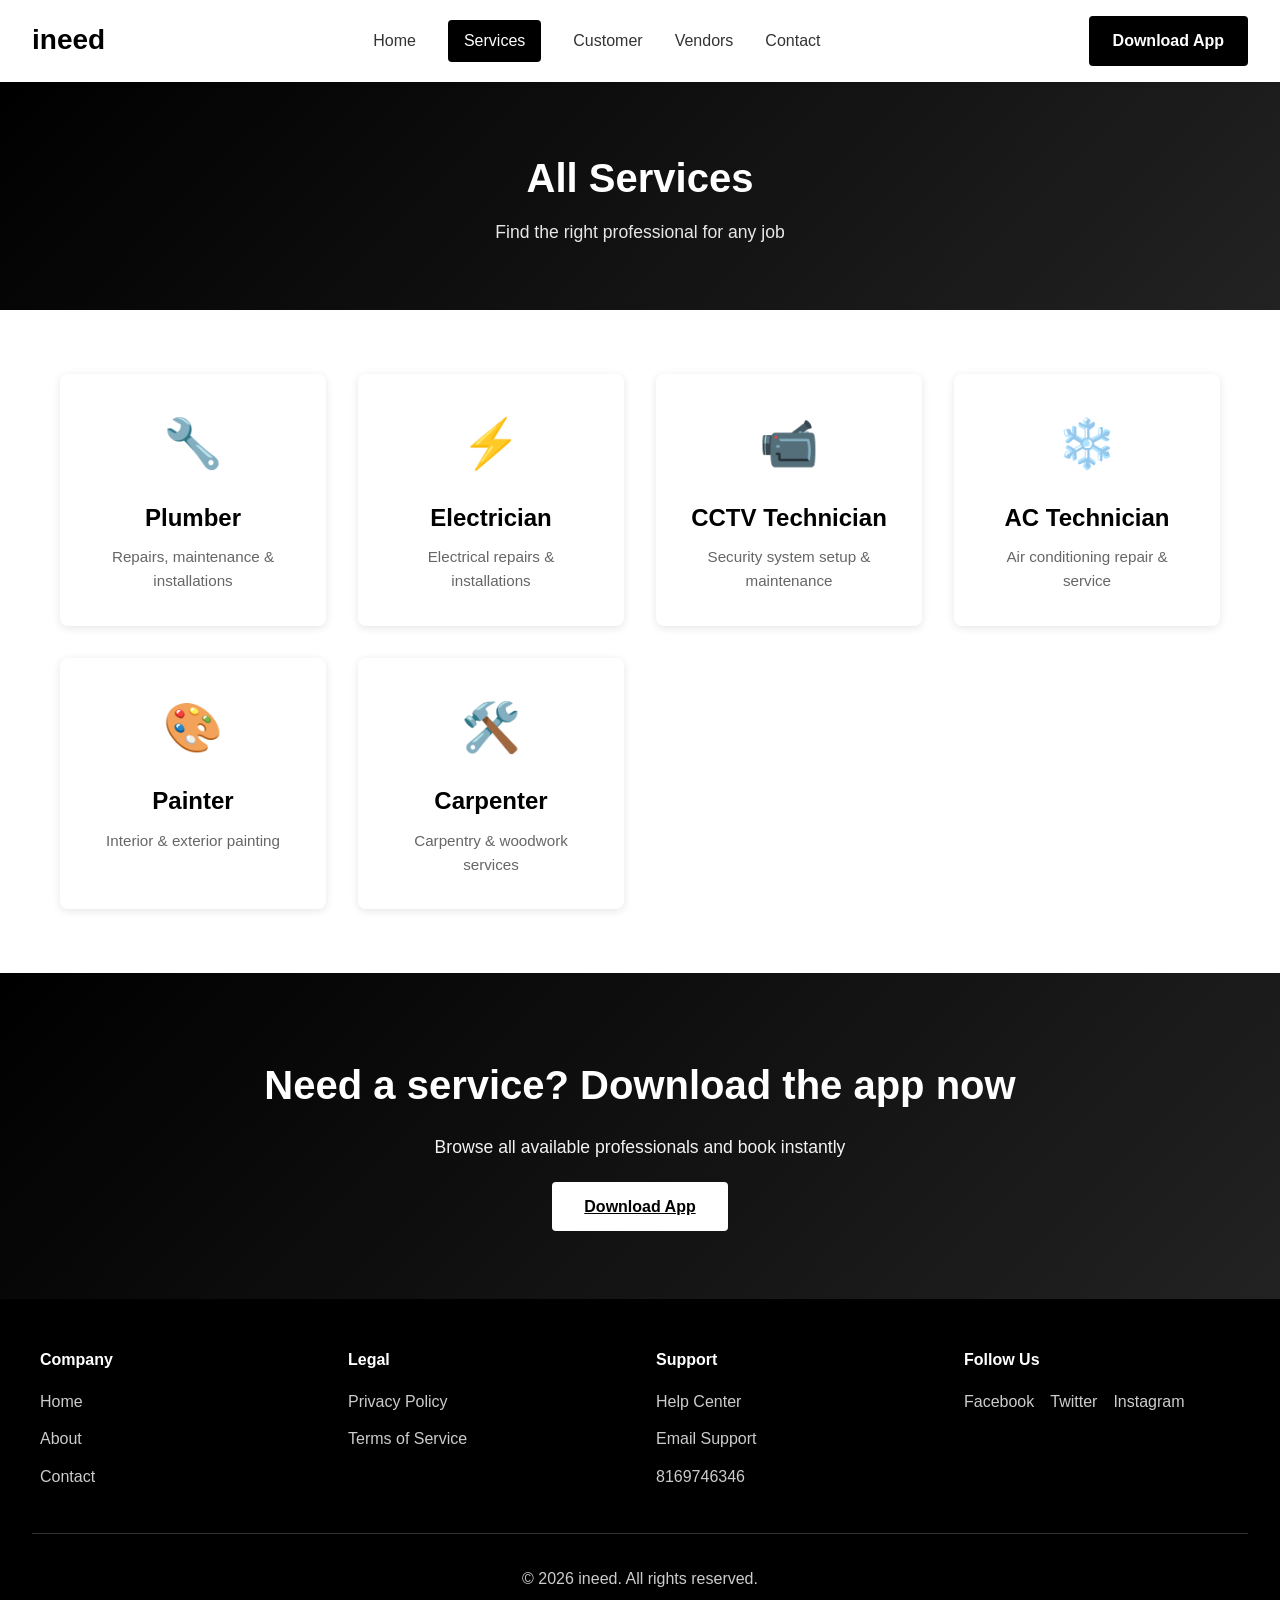
<file: services.html>
<!DOCTYPE html>
<html lang="en">
<head>
    <meta charset="UTF-8">
    <meta name="viewport" content="width=device-width, initial-scale=1.0">
    <meta name="description" content="Browse all services available on ineed - electricians, plumbers, cleaners, and more.">
    <title>Services - ineed</title>
    <link rel="stylesheet" href="css/styles.css">
</head>
<body>
    <!-- Navbar -->
    <nav class="navbar">
        <div class="navbar-container">
            <div class="navbar-logo">ineed</div>
            
            <div class="navbar-menu" id="navbarMenu">
                <a href="/" class="nav-link">Home</a>
                <a href="/services.html" class="nav-link">Services</a>
                <a href="/customer-app.html" class="nav-link">Customer</a>
                <a href="/vendors.html" class="nav-link">Vendors</a>
                <a href="/contact.html" class="nav-link">Contact</a>
            </div>

            <a href="https://play.google.com/store/apps/details?id=com.myapp.ineed" target="_blank" class="navbar-cta">Download App</a>
            
            <div class="hamburger" id="hamburger">
                <span></span>
                <span></span>
                <span></span>
            </div>
        </div>
    </nav>

    <!-- Page Header -->
    <section class="page-header">
        <div class="container">
            <h1>All Services</h1>
            <p>Find the right professional for any job</p>
        </div>
    </section>

    <!-- Services List -->
    <section class="services-list">
        <div class="container">
            <div class="services-grid">
                <div class="service-card">
                    <div class="service-icon">🔧</div>
                    <h3>Plumber</h3>
                    <p>Repairs, maintenance & installations</p>
                    <!-- <a href="#" class="service-link">Book Now →</a> -->
                </div>

                <div class="service-card">
                    <div class="service-icon">⚡</div>
                    <h3>Electrician</h3>
                    <p>Electrical repairs & installations</p>
                    <!-- <a href="#" class="service-link">Book Now →</a> -->
                </div>

                <div class="service-card">
                    <div class="service-icon">📹</div>
                    <h3>CCTV Technician</h3>
                    <p>Security system setup & maintenance</p>
                    <!-- <a href="#" class="service-link">Book Now →</a> -->
                </div>

                <div class="service-card">
                    <div class="service-icon">❄️</div>
                    <h3>AC Technician</h3>
                    <p>Air conditioning repair & service</p>
                    <!-- <a href="#" class="service-link">Book Now →</a> -->
                </div>

                <div class="service-card">
                    <div class="service-icon">🎨</div>
                    <h3>Painter</h3>
                    <p>Interior & exterior painting</p>
                    <!-- <a href="#" class="service-link">Book Now →</a> -->
                </div>

                <div class="service-card">
                    <div class="service-icon">🛠️</div>
                    <h3>Carpenter</h3>
                    <p>Carpentry & woodwork services</p>
                    <!-- <a href="#" class="service-link">Book Now →</a> -->
                </div>
            </div>
        </div>
    </section>

    <!-- CTA Section -->
    <section class="cta-section">
        <div class="container">
            <h2>Need a service? Download the app now</h2>
            <p>Browse all available professionals and book instantly</p>
            <a href="https://play.google.com/store/apps/details?id=com.myapp.ineed" target="_blank" class="btn btn-primary">Download App</a>
        </div>
    </section>

    <!-- Footer -->
    <footer class="footer">
        <div class="footer-container">
            <div class="footer-section">
                <h4>Company</h4>
                <ul>
                    <li><a href="/">Home</a></li>
                    <li><a href="/vendors.html">About</a></li>
                    <li><a href="/contact.html">Contact</a></li>
                </ul>
            </div>

            <div class="footer-section">
                <h4>Legal</h4>
                <ul>
                    <li><a href="/privacy.html">Privacy Policy</a></li>
                    <li><a href="/terms.html">Terms of Service</a></li>
                </ul>
            </div>

            <div class="footer-section">
                <h4>Support</h4>
                <ul>
                    <li><a href="/contact.html">Help Center</a></li>
                    <li><a href="mailto:ineed4322@gmail.com">Email Support</a></li>
                    <li><a href="tel:+1234567890">8169746346</a></li>
                </ul>
            </div>

            <div class="footer-section">
                <h4>Follow Us</h4>
                <ul class="social-links">
                    <li><a href="#">Facebook</a></li>
                    <li><a href="#">Twitter</a></li>
                    <li><a href="#">Instagram</a></li>
                </ul>
            </div>
        </div>

        <div class="footer-bottom">
            <p>&copy; 2026 ineed. All rights reserved.</p>
        </div>
    </footer>

    <script src="js/main.js"></script>
</body>
</html>
</file>
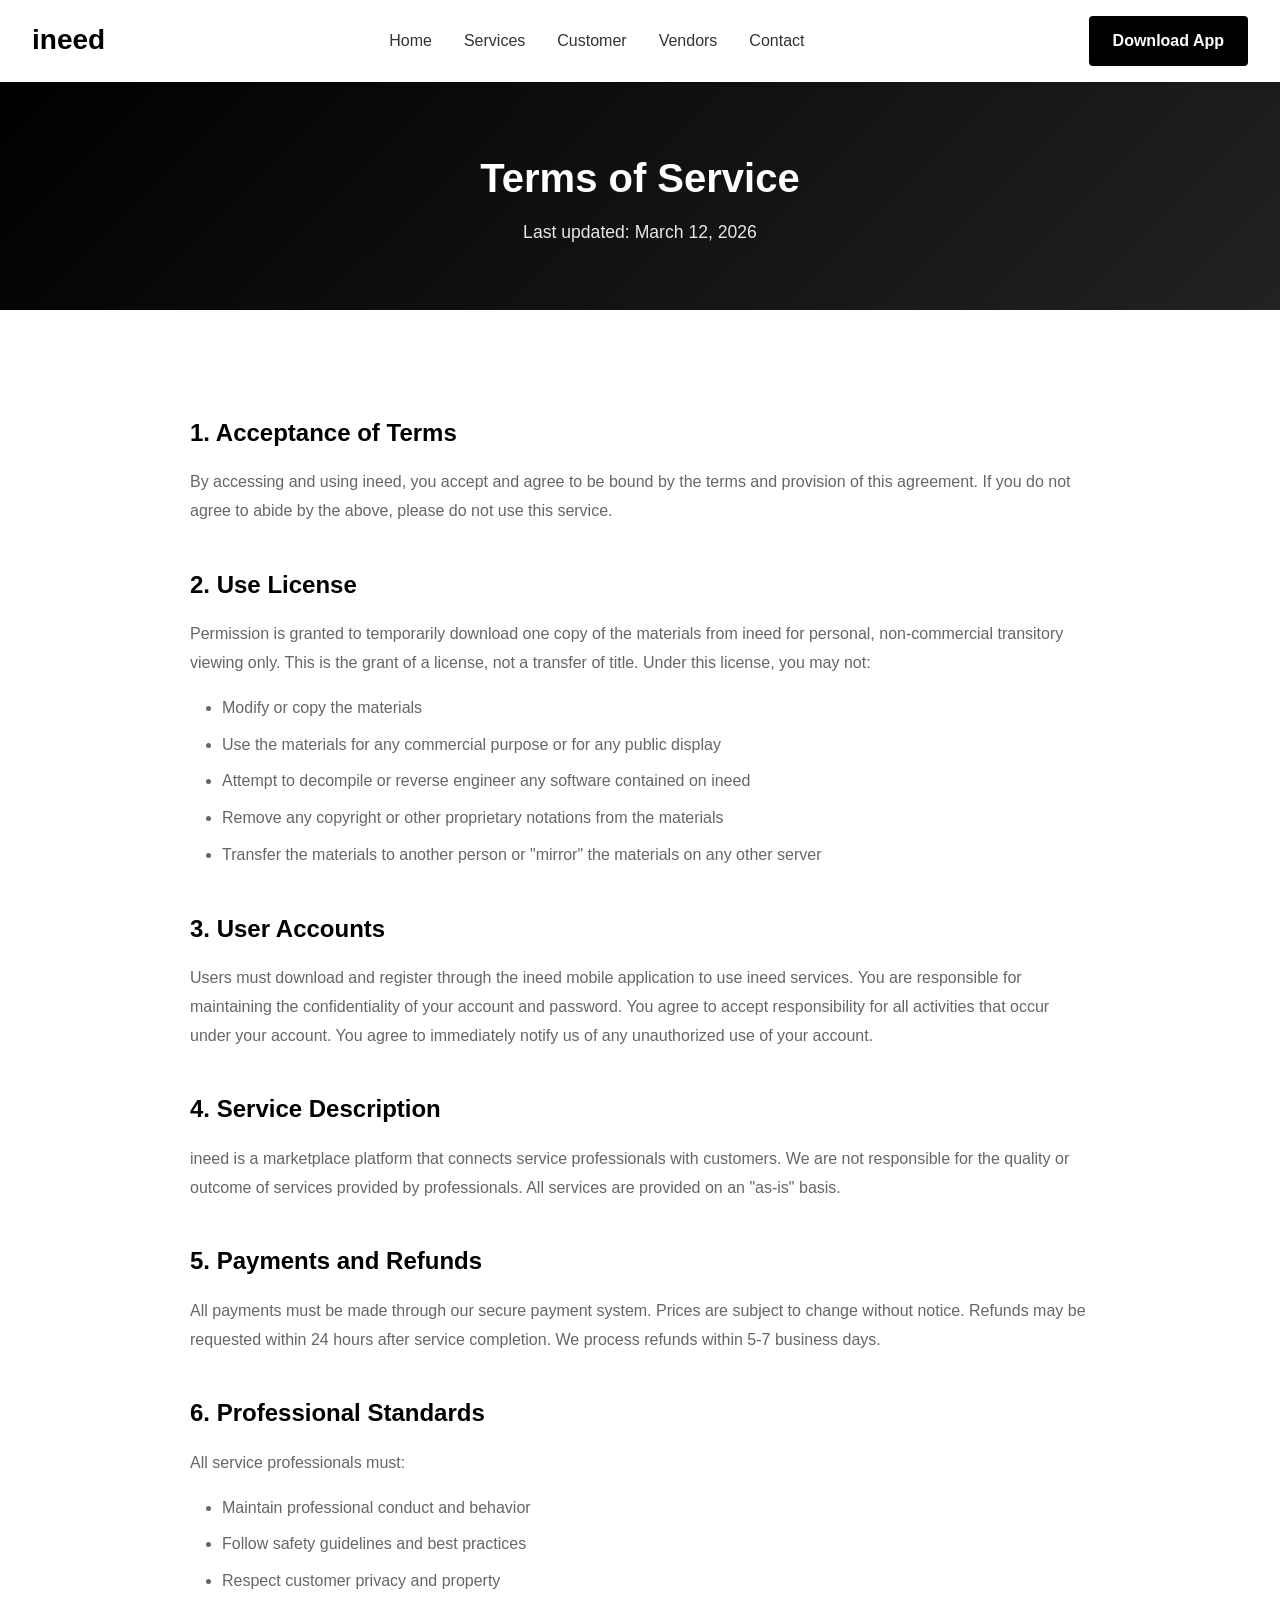
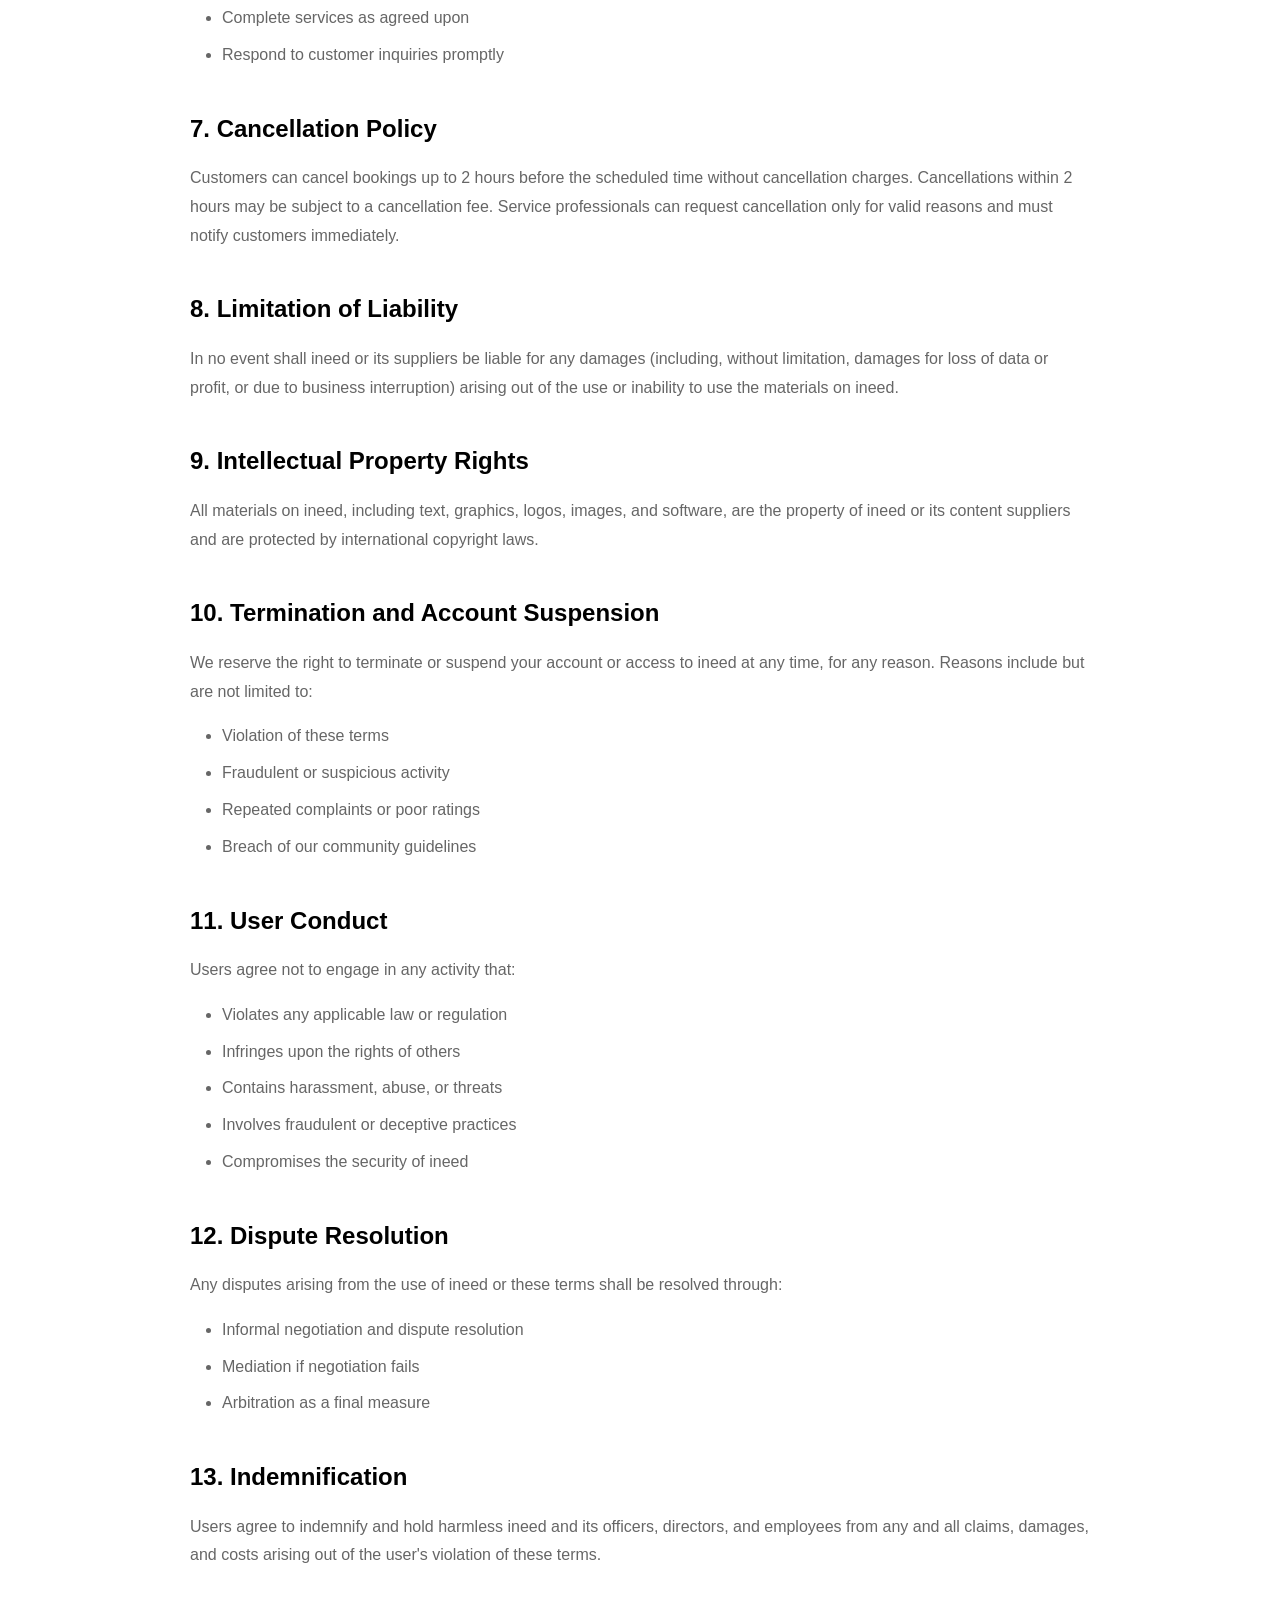
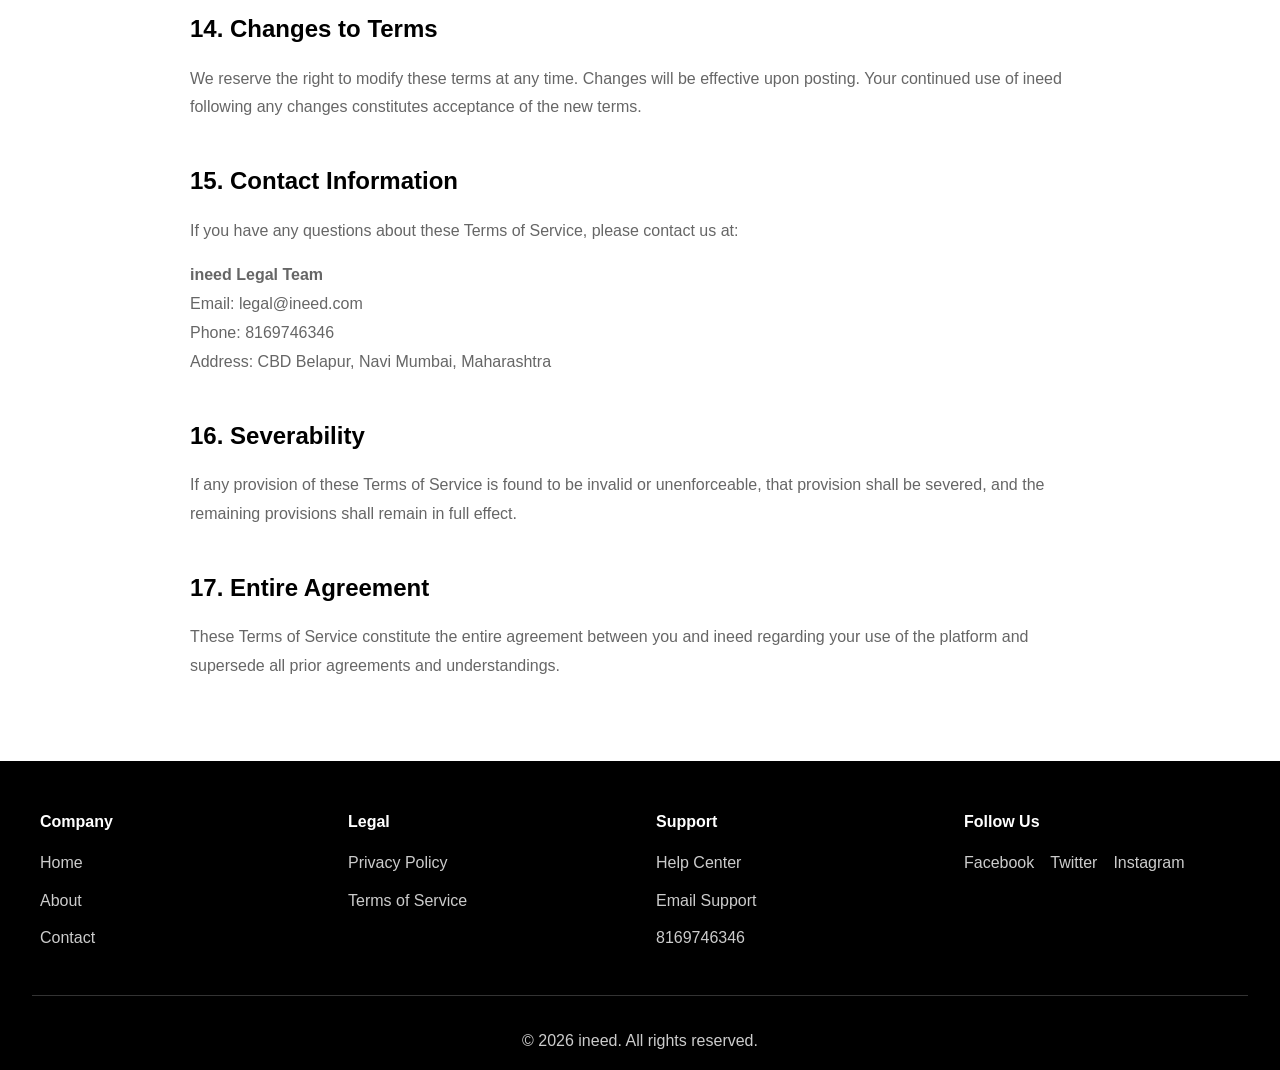
<file: terms.html>
<!DOCTYPE html>
<html lang="en">
<head>
    <meta charset="UTF-8">
    <meta name="viewport" content="width=device-width, initial-scale=1.0">
    <meta name="description" content="Terms of Service for ineed platform.">
    <title>Terms of Service - ineed</title>
    <link rel="stylesheet" href="css/styles.css">
</head>
<body>
    <!-- Navbar -->
    <nav class="navbar">
        <div class="navbar-container">
            <div class="navbar-logo">ineed</div>
            
            <div class="navbar-menu" id="navbarMenu">
                <a href="/" class="nav-link">Home</a>
                <a href="/services.html" class="nav-link">Services</a>
                <a href="/customer-app.html" class="nav-link">Customer</a>
                <a href="/vendors.html" class="nav-link">Vendors</a>
                <a href="/contact.html" class="nav-link">Contact</a>
            </div>

            <a href="https://play.google.com/store/apps/details?id=com.myapp.ineed" target="_blank" class="navbar-cta">Download App</a>
            
            <div class="hamburger" id="hamburger">
                <span></span>
                <span></span>
                <span></span>
            </div>
        </div>
    </nav>

    <!-- Page Header -->
    <section class="page-header">
        <div class="container">
            <h1>Terms of Service</h1>
            <p>Last updated: March 12, 2026</p>
        </div>
    </section>

    <!-- Policy Content -->
    <section class="legal-content">
        <div class="container">
            <div class="content-box">
                <h2>1. Acceptance of Terms</h2>
                <p>
                    By accessing and using ineed, you accept and agree to be bound by the terms and provision 
                    of this agreement. If you do not agree to abide by the above, please do not use this service.
                </p>

                <h2>2. Use License</h2>
                <p>
                    Permission is granted to temporarily download one copy of the materials from ineed for personal, 
                    non-commercial transitory viewing only. This is the grant of a license, not a transfer of title. 
                    Under this license, you may not:
                </p>
                <ul>
                    <li>Modify or copy the materials</li>
                    <li>Use the materials for any commercial purpose or for any public display</li>
                    <li>Attempt to decompile or reverse engineer any software contained on ineed</li>
                    <li>Remove any copyright or other proprietary notations from the materials</li>
                    <li>Transfer the materials to another person or "mirror" the materials on any other server</li>
                </ul>

                <h2>3. User Accounts</h2>
                <p>
                    Users must download and register through the ineed mobile application to use ineed services. 
                    You are responsible for maintaining the confidentiality of your account and password. 
                    You agree to accept responsibility for all activities that occur under your account. 
                    You agree to immediately notify us of any unauthorized use of your account.
                </p>

                <h2>4. Service Description</h2>
                <p>
                    ineed is a marketplace platform that connects service professionals with customers. 
                    We are not responsible for the quality or outcome of services provided by professionals. 
                    All services are provided on an "as-is" basis.
                </p>

                <h2>5. Payments and Refunds</h2>
                <p>
                    All payments must be made through our secure payment system. Prices are subject to change 
                    without notice. Refunds may be requested within 24 hours after service completion. 
                    We process refunds within 5-7 business days.
                </p>

                <h2>6. Professional Standards</h2>
                <p>
                    All service professionals must:
                </p>
                <ul>
                    <li>Maintain professional conduct and behavior</li>
                    <li>Follow safety guidelines and best practices</li>
                    <li>Respect customer privacy and property</li>
                    <li>Complete services as agreed upon</li>
                    <li>Respond to customer inquiries promptly</li>
                </ul>

                <h2>7. Cancellation Policy</h2>
                <p>
                    Customers can cancel bookings up to 2 hours before the scheduled time without cancellation charges. 
                    Cancellations within 2 hours may be subject to a cancellation fee. Service professionals can request 
                    cancellation only for valid reasons and must notify customers immediately.
                </p>

                <h2>8. Limitation of Liability</h2>
                <p>
                    In no event shall ineed or its suppliers be liable for any damages (including, without limitation, 
                    damages for loss of data or profit, or due to business interruption) arising out of the use or 
                    inability to use the materials on ineed.
                </p>

                <h2>9. Intellectual Property Rights</h2>
                <p>
                    All materials on ineed, including text, graphics, logos, images, and software, are the property 
                    of ineed or its content suppliers and are protected by international copyright laws.
                </p>

                <h2>10. Termination and Account Suspension</h2>
                <p>
                    We reserve the right to terminate or suspend your account or access to ineed at any time, 
                    for any reason. Reasons include but are not limited to:
                </p>
                <ul>
                    <li>Violation of these terms</li>
                    <li>Fraudulent or suspicious activity</li>
                    <li>Repeated complaints or poor ratings</li>
                    <li>Breach of our community guidelines</li>
                </ul>

                <h2>11. User Conduct</h2>
                <p>
                    Users agree not to engage in any activity that:
                </p>
                <ul>
                    <li>Violates any applicable law or regulation</li>
                    <li>Infringes upon the rights of others</li>
                    <li>Contains harassment, abuse, or threats</li>
                    <li>Involves fraudulent or deceptive practices</li>
                    <li>Compromises the security of ineed</li>
                </ul>

                <h2>12. Dispute Resolution</h2>
                <p>
                    Any disputes arising from the use of ineed or these terms shall be resolved through:
                </p>
                <ul>
                    <li>Informal negotiation and dispute resolution</li>
                    <li>Mediation if negotiation fails</li>
                    <li>Arbitration as a final measure</li>
                </ul>

                <h2>13. Indemnification</h2>
                <p>
                    Users agree to indemnify and hold harmless ineed and its officers, directors, and employees 
                    from any and all claims, damages, and costs arising out of the user's violation of these terms.
                </p>

                <h2>14. Changes to Terms</h2>
                <p>
                    We reserve the right to modify these terms at any time. Changes will be effective upon posting. 
                    Your continued use of ineed following any changes constitutes acceptance of the new terms.
                </p>

                <h2>15. Contact Information</h2>
                <p>
                    If you have any questions about these Terms of Service, please contact us at:
                </p>
                <p>
                    <strong>ineed Legal Team</strong><br>
                    Email: legal@ineed.com<br>
                    Phone: 8169746346<br>
                    Address: CBD Belapur, Navi Mumbai, Maharashtra
                </p>

                <h2>16. Severability</h2>
                <p>
                    If any provision of these Terms of Service is found to be invalid or unenforceable, 
                    that provision shall be severed, and the remaining provisions shall remain in full effect.
                </p>

                <h2>17. Entire Agreement</h2>
                <p>
                    These Terms of Service constitute the entire agreement between you and ineed regarding your use 
                    of the platform and supersede all prior agreements and understandings.
                </p>
            </div>
        </div>
    </section>

    <!-- Footer -->
    <footer class="footer">
        <div class="footer-container">
            <div class="footer-section">
                <h4>Company</h4>
                <ul>
                    <li><a href="/">Home</a></li>
                    <li><a href="/vendors.html">About</a></li>
                    <li><a href="/contact.html">Contact</a></li>
                </ul>
            </div>

            <div class="footer-section">
                <h4>Legal</h4>
                <ul>
                    <li><a href="/privacy.html">Privacy Policy</a></li>
                    <li><a href="/terms.html">Terms of Service</a></li>
                </ul>
            </div>

            <div class="footer-section">
                <h4>Support</h4>
                <ul>
                    <li><a href="/contact.html">Help Center</a></li>
                    <li><a href="mailto:ineed4322@gmail.com">Email Support</a></li>
                    <li><a href="tel:+1234567890">8169746346</a></li>
                </ul>
            </div>

            <div class="footer-section">
                <h4>Follow Us</h4>
                <ul class="social-links">
                    <li><a href="#">Facebook</a></li>
                    <li><a href="#">Twitter</a></li>
                    <li><a href="#">Instagram</a></li>
                </ul>
            </div>
        </div>

        <div class="footer-bottom">
            <p>&copy; 2026 ineed. All rights reserved.</p>
        </div>
    </footer>

    <script src="js/main.js"></script>
</body>
</html>
</file>
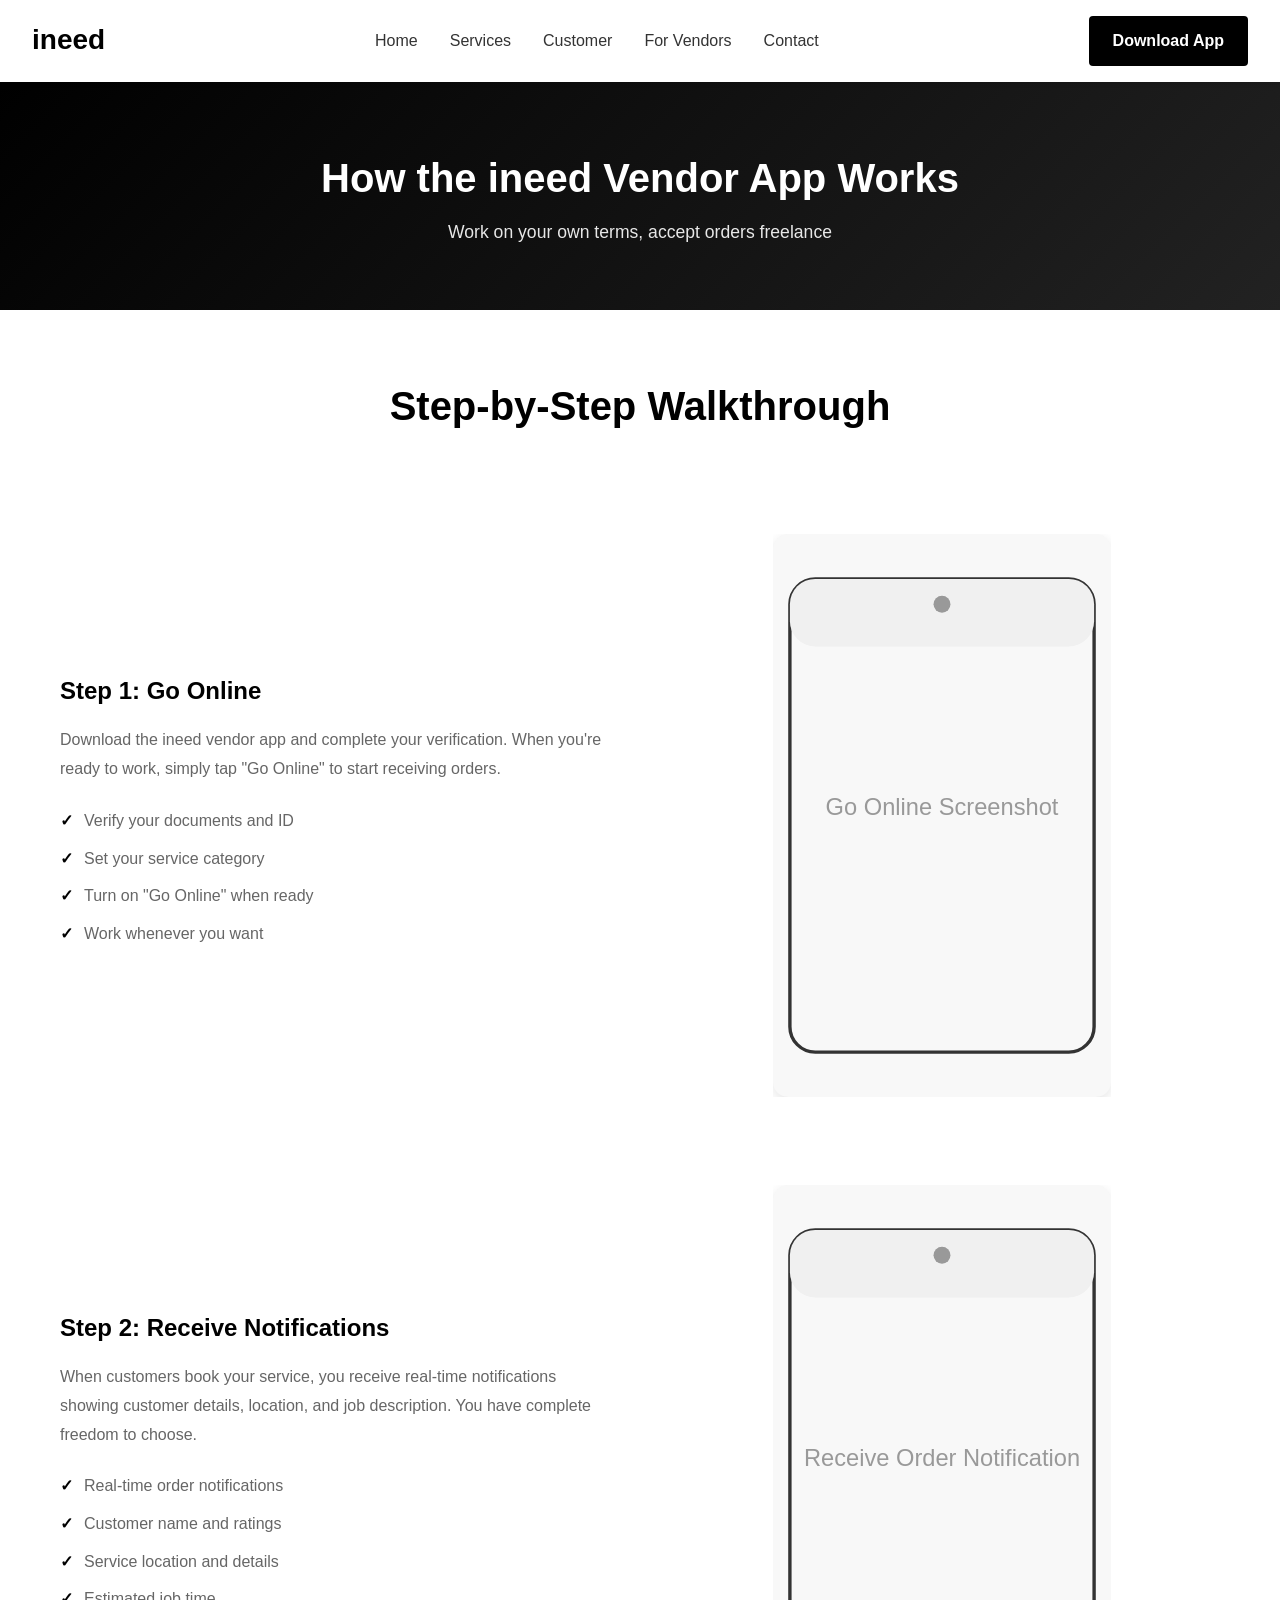
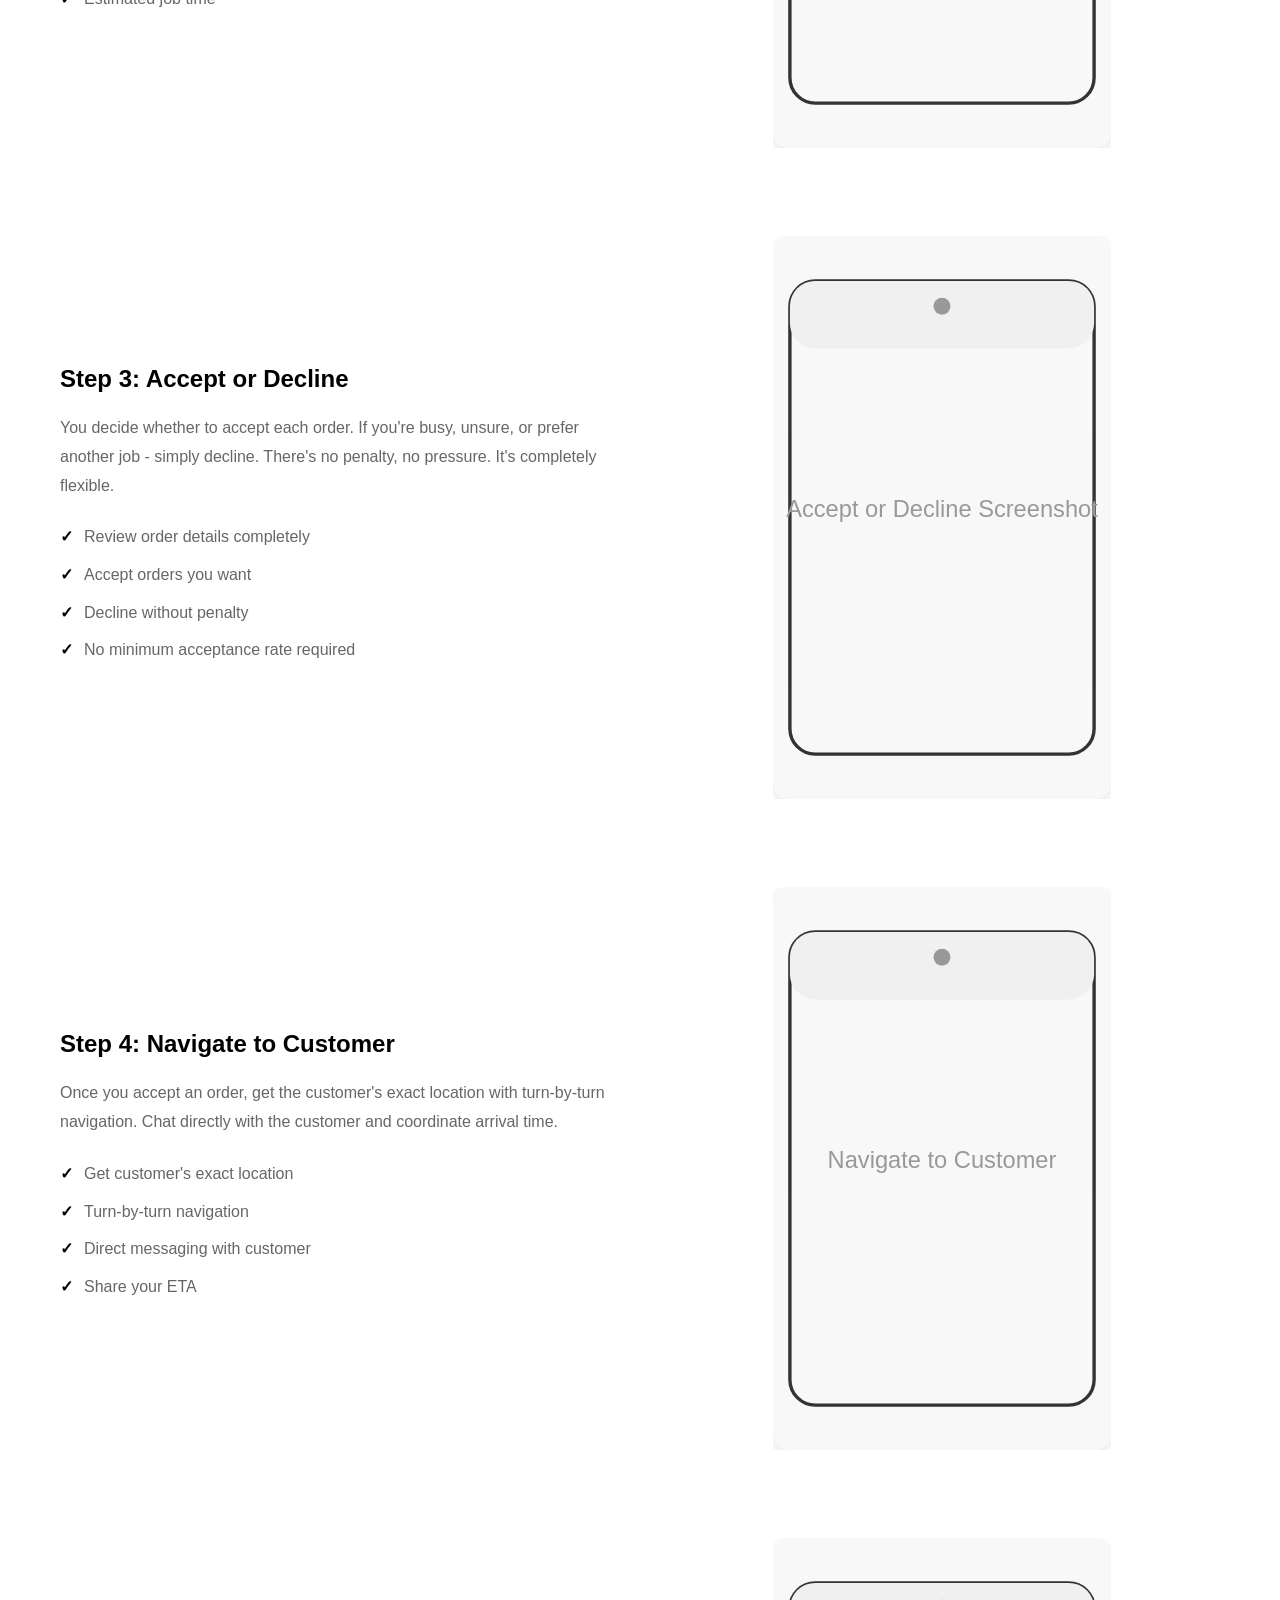
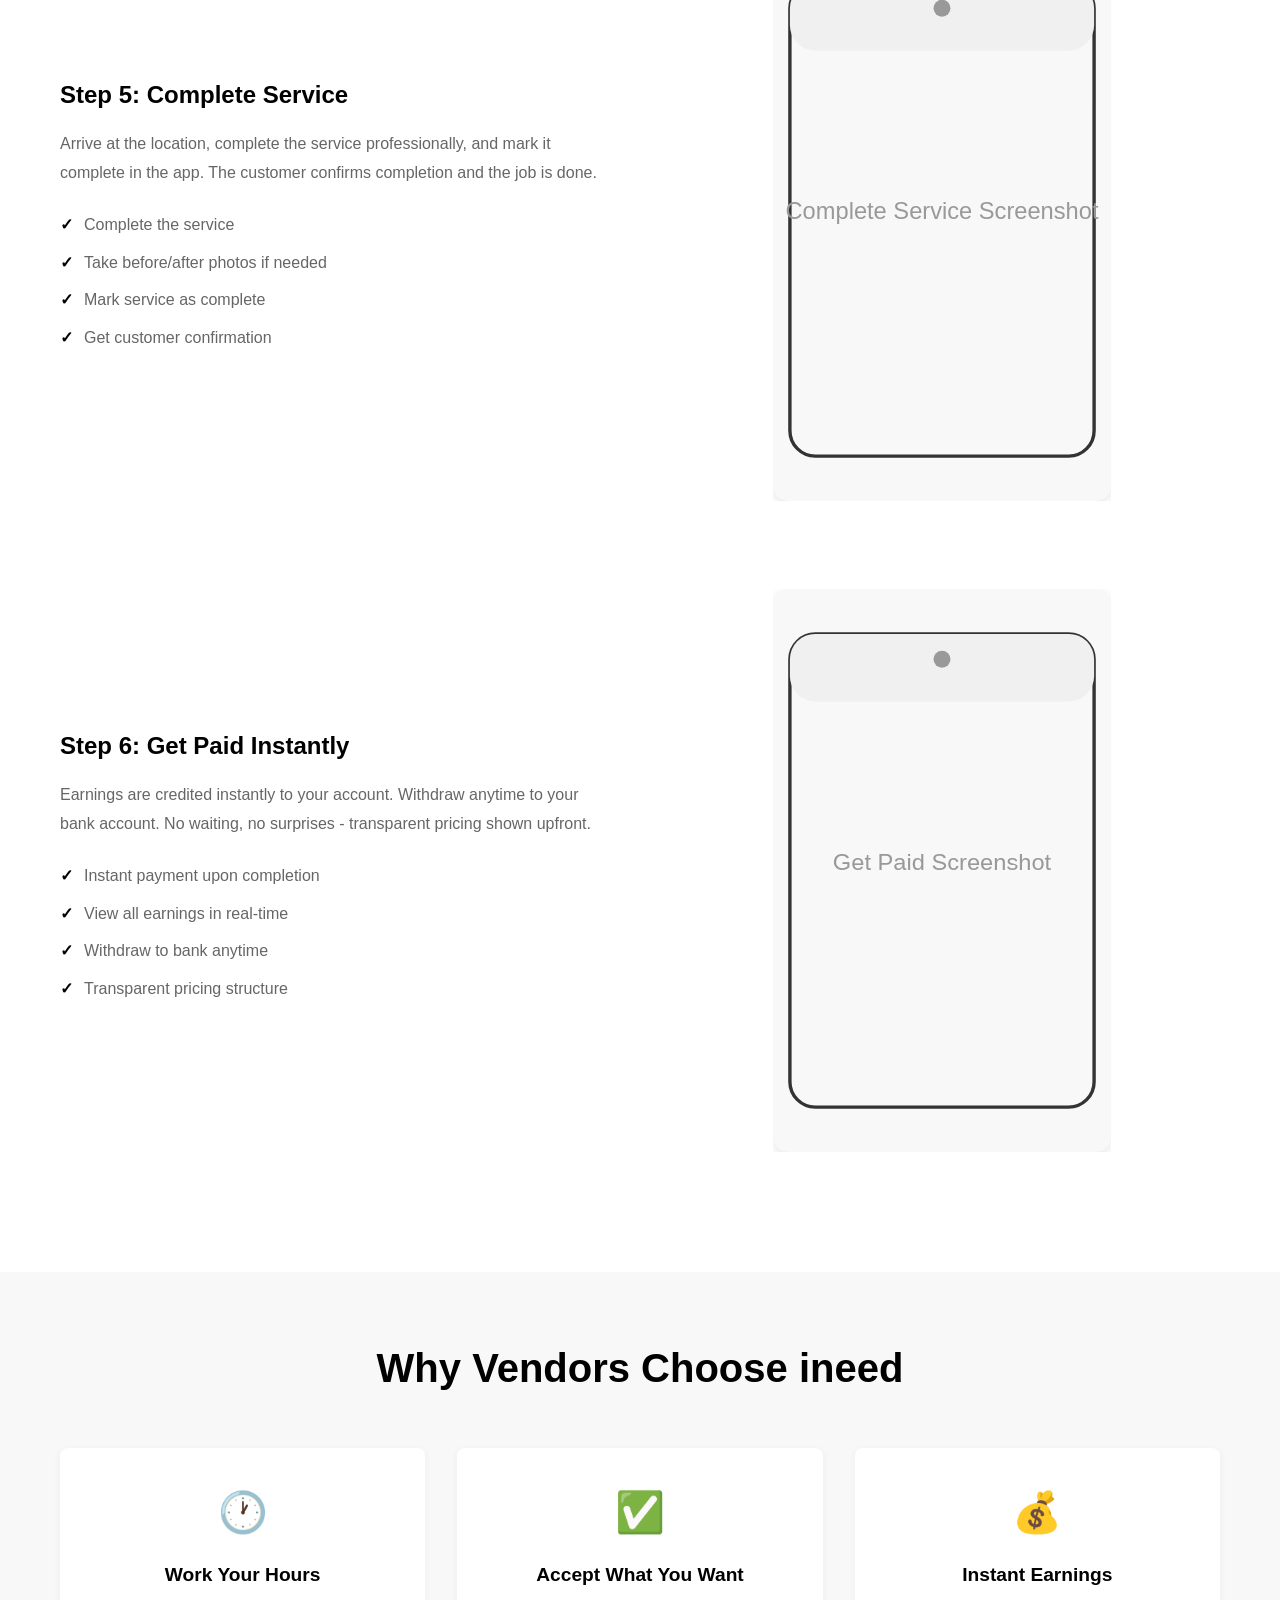
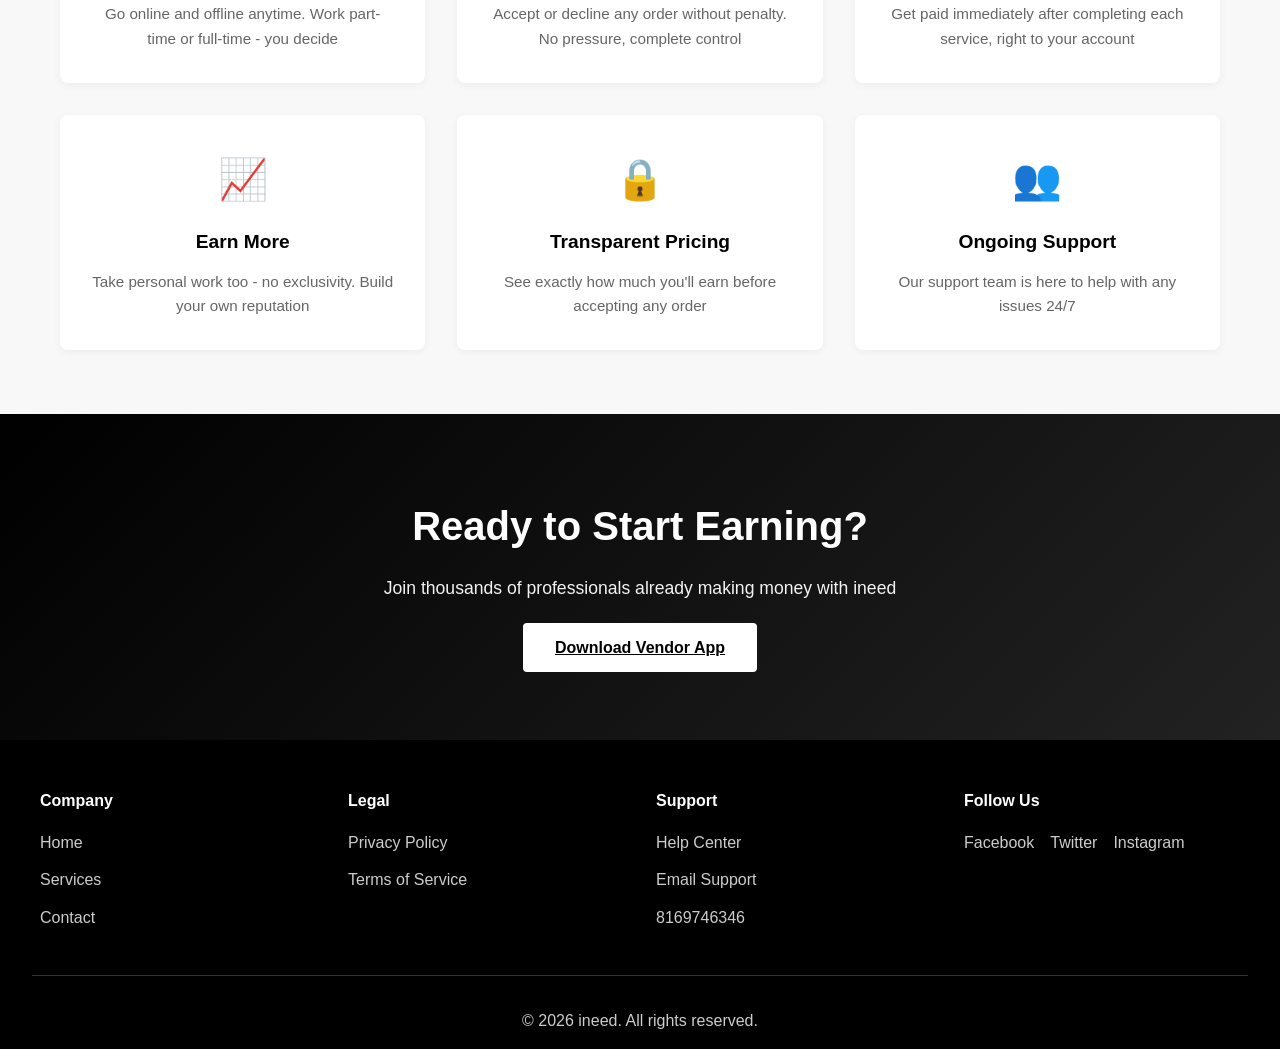
<file: vendor-app.html>
<!DOCTYPE html>
<html lang="en">
<head>
    <meta charset="UTF-8">
    <meta name="viewport" content="width=device-width, initial-scale=1.0">
    <meta name="description" content="How the ineed vendor app works - Accept orders freelance, set your own hours.">
    <title>How Vendor App Works - ineed</title>
    <link rel="stylesheet" href="css/styles.css">
</head>
<body>
    <!-- Navbar -->
    <nav class="navbar">
        <div class="navbar-container">
            <div class="navbar-logo">ineed</div>
            
            <div class="navbar-menu" id="navbarMenu">
                <a href="/" class="nav-link">Home</a>
                <a href="/services.html" class="nav-link">Services</a>
                <a href="/customer-app.html" class="nav-link">Customer</a>
                <a href="/vendors.html" class="nav-link">For Vendors</a>
                <a href="/contact.html" class="nav-link">Contact</a>
            </div>

            <a href="https://play.google.com/store/apps/details?id=com.myapp.ineedvendor" target="_blank" class="navbar-cta">Download App</a>
            
            <div class="hamburger" id="hamburger">
                <span></span>
                <span></span>
                <span></span>
            </div>
        </div>
    </nav>

    <!-- Page Header -->
    <section class="page-header">
        <div class="container">
            <h1>How the ineed Vendor App Works</h1>
            <p>Work on your own terms, accept orders freelance</p>
        </div>
    </section>

    <!-- App Walkthrough -->
    <section class="app-walkthrough">
        <div class="container">
            <h2 class="section-title">Step-by-Step Walkthrough</h2>

            <!-- Step 1 -->
            <div class="walkthrough-step">
                <div class="step-content">
                    <h3>Step 1: Go Online</h3>
                    <p>Download the ineed vendor app and complete your verification. When you're ready to work, simply tap "Go Online" to start receiving orders.</p>
                    <ul>
                        <li>Verify your documents and ID</li>
                        <li>Set your service category</li>
                        <li>Turn on "Go Online" when ready</li>
                        <li>Work whenever you want</li>
                    </ul>
                </div>
                <div class="step-images">
                    <div class="image-placeholder">
                        <svg viewBox="0 0 200 300" xmlns="http://www.w3.org/2000/svg">
                            <rect x="10" y="10" width="180" height="280" rx="15" fill="none" stroke="#333" stroke-width="2"/>
                            <rect x="10" y="10" width="180" height="40" rx="15" fill="#f0f0f0"/>
                            <circle cx="100" cy="25" r="5" fill="#999"/>
                            <text x="100" y="150" text-anchor="middle" font-size="14" fill="#999">Go Online Screenshot</text>
                        </svg>
                        <p>Screenshot 1</p>
                    </div>
                </div>
            </div>

            <!-- Step 2 -->
            <div class="walkthrough-step reverse">
                <div class="step-images">
                    <div class="image-placeholder">
                        <svg viewBox="0 0 200 300" xmlns="http://www.w3.org/2000/svg">
                            <rect x="10" y="10" width="180" height="280" rx="15" fill="none" stroke="#333" stroke-width="2"/>
                            <rect x="10" y="10" width="180" height="40" rx="15" fill="#f0f0f0"/>
                            <circle cx="100" cy="25" r="5" fill="#999"/>
                            <text x="100" y="150" text-anchor="middle" font-size="14" fill="#999">Receive Order Notification</text>
                        </svg>
                        <p>Screenshot 2</p>
                    </div>
                </div>
                <div class="step-content">
                    <h3>Step 2: Receive Notifications</h3>
                    <p>When customers book your service, you receive real-time notifications showing customer details, location, and job description. You have complete freedom to choose.</p>
                    <ul>
                        <li>Real-time order notifications</li>
                        <li>Customer name and ratings</li>
                        <li>Service location and details</li>
                        <li>Estimated job time</li>
                    </ul>
                </div>
            </div>

            <!-- Step 3 -->
            <div class="walkthrough-step">
                <div class="step-content">
                    <h3>Step 3: Accept or Decline</h3>
                    <p>You decide whether to accept each order. If you're busy, unsure, or prefer another job - simply decline. There's no penalty, no pressure. It's completely flexible.</p>
                    <ul>
                        <li>Review order details completely</li>
                        <li>Accept orders you want</li>
                        <li>Decline without penalty</li>
                        <li>No minimum acceptance rate required</li>
                    </ul>
                </div>
                <div class="step-images">
                    <div class="image-placeholder">
                        <svg viewBox="0 0 200 300" xmlns="http://www.w3.org/2000/svg">
                            <rect x="10" y="10" width="180" height="280" rx="15" fill="none" stroke="#333" stroke-width="2"/>
                            <rect x="10" y="10" width="180" height="40" rx="15" fill="#f0f0f0"/>
                            <circle cx="100" cy="25" r="5" fill="#999"/>
                            <text x="100" y="150" text-anchor="middle" font-size="14" fill="#999">Accept or Decline Screenshot</text>
                        </svg>
                        <p>Screenshot 3</p>
                    </div>
                </div>
            </div>

            <!-- Step 4 -->
            <div class="walkthrough-step reverse">
                <div class="step-images">
                    <div class="image-placeholder">
                        <svg viewBox="0 0 200 300" xmlns="http://www.w3.org/2000/svg">
                            <rect x="10" y="10" width="180" height="280" rx="15" fill="none" stroke="#333" stroke-width="2"/>
                            <rect x="10" y="10" width="180" height="40" rx="15" fill="#f0f0f0"/>
                            <circle cx="100" cy="25" r="5" fill="#999"/>
                            <text x="100" y="150" text-anchor="middle" font-size="14" fill="#999">Navigate to Customer</text>
                        </svg>
                        <p>Screenshot 4</p>
                    </div>
                </div>
                <div class="step-content">
                    <h3>Step 4: Navigate to Customer</h3>
                    <p>Once you accept an order, get the customer's exact location with turn-by-turn navigation. Chat directly with the customer and coordinate arrival time.</p>
                    <ul>
                        <li>Get customer's exact location</li>
                        <li>Turn-by-turn navigation</li>
                        <li>Direct messaging with customer</li>
                        <li>Share your ETA</li>
                    </ul>
                </div>
            </div>

            <!-- Step 5 -->
            <div class="walkthrough-step">
                <div class="step-content">
                    <h3>Step 5: Complete Service</h3>
                    <p>Arrive at the location, complete the service professionally, and mark it complete in the app. The customer confirms completion and the job is done.</p>
                    <ul>
                        <li>Complete the service</li>
                        <li>Take before/after photos if needed</li>
                        <li>Mark service as complete</li>
                        <li>Get customer confirmation</li>
                    </ul>
                </div>
                <div class="step-images">
                    <div class="image-placeholder">
                        <svg viewBox="0 0 200 300" xmlns="http://www.w3.org/2000/svg">
                            <rect x="10" y="10" width="180" height="280" rx="15" fill="none" stroke="#333" stroke-width="2"/>
                            <rect x="10" y="10" width="180" height="40" rx="15" fill="#f0f0f0"/>
                            <circle cx="100" cy="25" r="5" fill="#999"/>
                            <text x="100" y="150" text-anchor="middle" font-size="14" fill="#999">Complete Service Screenshot</text>
                        </svg>
                        <p>Screenshot 5</p>
                    </div>
                </div>
            </div>

            <!-- Step 6 -->
            <div class="walkthrough-step reverse">
                <div class="step-images">
                    <div class="image-placeholder">
                        <svg viewBox="0 0 200 300" xmlns="http://www.w3.org/2000/svg">
                            <rect x="10" y="10" width="180" height="280" rx="15" fill="none" stroke="#333" stroke-width="2"/>
                            <rect x="10" y="10" width="180" height="40" rx="15" fill="#f0f0f0"/>
                            <circle cx="100" cy="25" r="5" fill="#999"/>
                            <text x="100" y="150" text-anchor="middle" font-size="14" fill="#999">Get Paid Screenshot</text>
                        </svg>
                        <p>Screenshot 6</p>
                    </div>
                </div>
                <div class="step-content">
                    <h3>Step 6: Get Paid Instantly</h3>
                    <p>Earnings are credited instantly to your account. Withdraw anytime to your bank account. No waiting, no surprises - transparent pricing shown upfront.</p>
                    <ul>
                        <li>Instant payment upon completion</li>
                        <li>View all earnings in real-time</li>
                        <li>Withdraw to bank anytime</li>
                        <li>Transparent pricing structure</li>
                    </ul>
                </div>
            </div>
        </div>
    </section>

    <!-- Why Partner With ineed -->
    <section class="app-features">
        <div class="container">
            <h2 class="section-title">Why Vendors Choose ineed</h2>
            
            <div class="features-grid">
                <div class="feature-card">
                    <div class="feature-icon">🕐</div>
                    <h3>Work Your Hours</h3>
                    <p>Go online and offline anytime. Work part-time or full-time - you decide</p>
                </div>

                <div class="feature-card">
                    <div class="feature-icon">✅</div>
                    <h3>Accept What You Want</h3>
                    <p>Accept or decline any order without penalty. No pressure, complete control</p>
                </div>

                <div class="feature-card">
                    <div class="feature-icon">💰</div>
                    <h3>Instant Earnings</h3>
                    <p>Get paid immediately after completing each service, right to your account</p>
                </div>

                <div class="feature-card">
                    <div class="feature-icon">📈</div>
                    <h3>Earn More</h3>
                    <p>Take personal work too - no exclusivity. Build your own reputation</p>
                </div>

                <div class="feature-card">
                    <div class="feature-icon">🔒</div>
                    <h3>Transparent Pricing</h3>
                    <p>See exactly how much you'll earn before accepting any order</p>
                </div>

                <div class="feature-card">
                    <div class="feature-icon">👥</div>
                    <h3>Ongoing Support</h3>
                    <p>Our support team is here to help with any issues 24/7</p>
                </div>
            </div>
        </div>
    </section>

    <!-- CTA Section -->
    <section class="cta-section">
        <div class="container">
            <h2>Ready to Start Earning?</h2>
            <p>Join thousands of professionals already making money with ineed</p>
            <a href="https://play.google.com/store/apps/details?id=com.myapp.ineedvendor" target="_blank" class="btn btn-primary">Download Vendor App</a>
        </div>
    </section>

    <!-- Footer -->
    <footer class="footer">
        <div class="footer-container">
            <div class="footer-section">
                <h4>Company</h4>
                <ul>
                    <li><a href="/">Home</a></li>
                    <li><a href="/services.html">Services</a></li>
                    <li><a href="/contact.html">Contact</a></li>
                </ul>
            </div>

            <div class="footer-section">
                <h4>Legal</h4>
                <ul>
                    <li><a href="/privacy.html">Privacy Policy</a></li>
                    <li><a href="/terms.html">Terms of Service</a></li>
                </ul>
            </div>

            <div class="footer-section">
                <h4>Support</h4>
                <ul>
                    <li><a href="/contact.html">Help Center</a></li>
                    <li><a href="mailto:ineed4322@gmail.com">Email Support</a></li>
                    <li><a href="tel:+1234567890">8169746346</a></li>
                </ul>
            </div>

            <div class="footer-section">
                <h4>Follow Us</h4>
                <ul class="social-links">
                    <li><a href="#">Facebook</a></li>
                    <li><a href="#">Twitter</a></li>
                    <li><a href="#">Instagram</a></li>
                </ul>
            </div>
        </div>

        <div class="footer-bottom">
            <p>&copy; 2026 ineed. All rights reserved.</p>
        </div>
    </footer>

    <script src="js/main.js"></script>
</body>
</html>
</file>
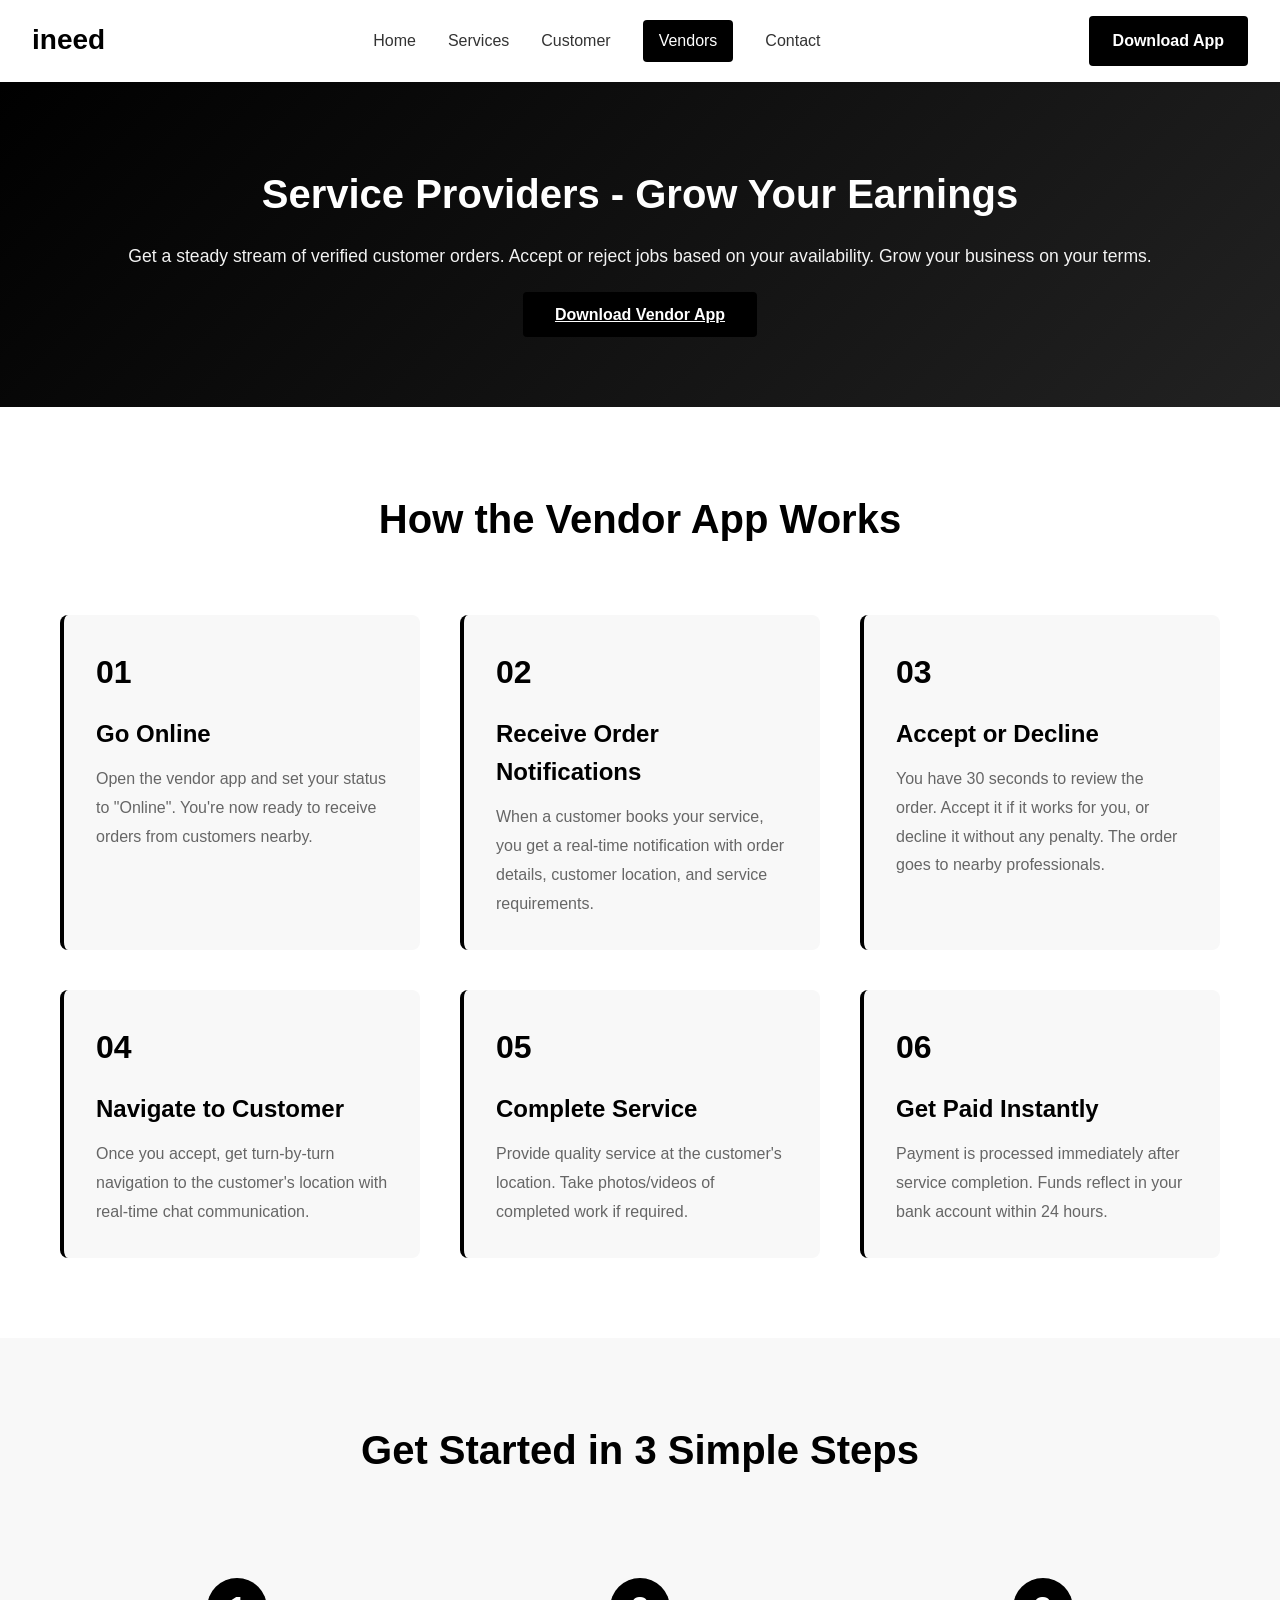
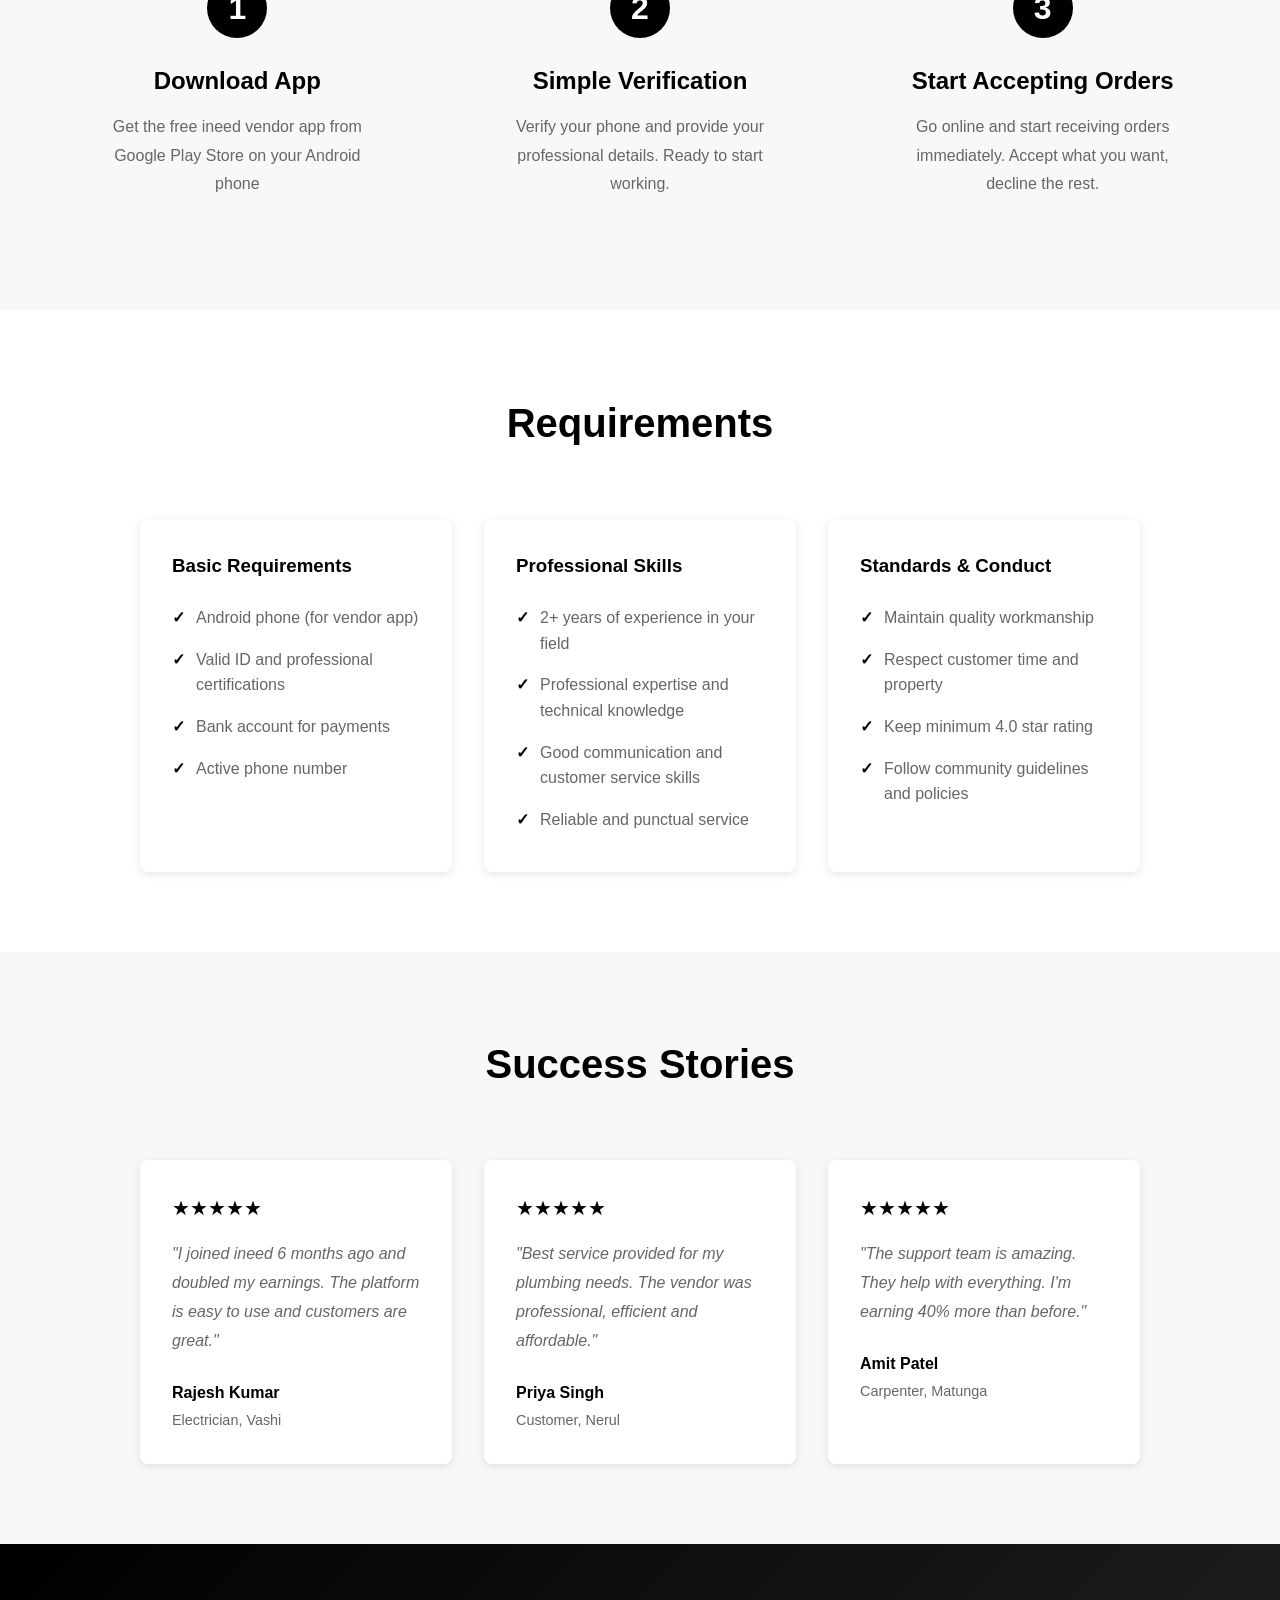
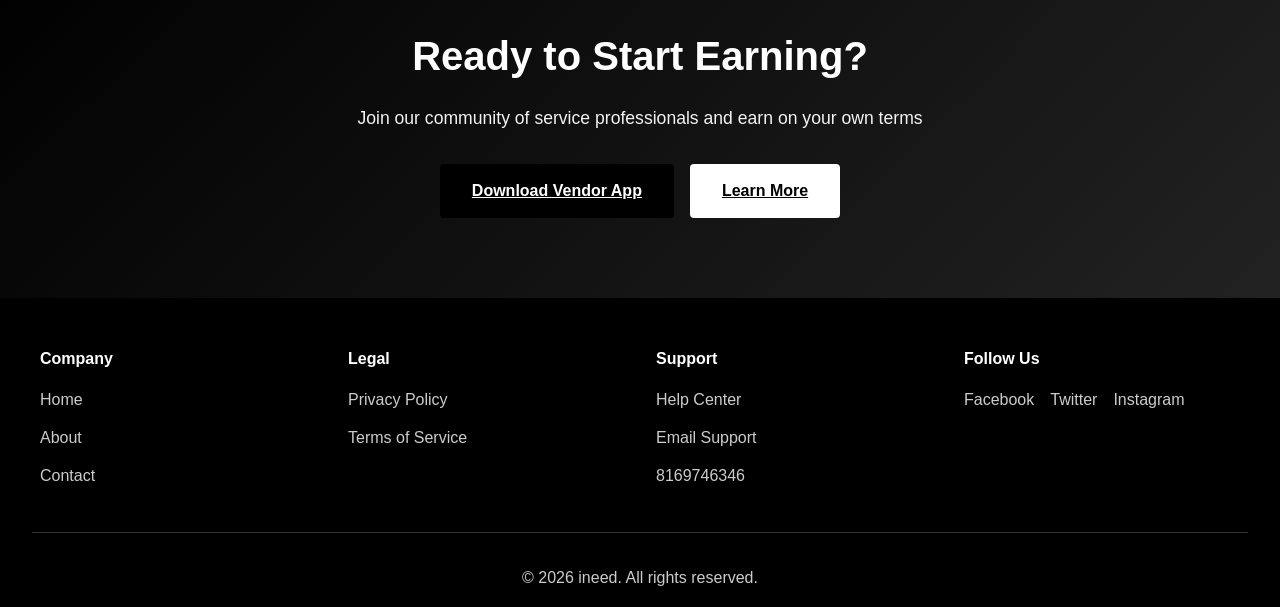
<file: vendors.html>
<!DOCTYPE html>
<html lang="en">
<head>
    <meta charset="UTF-8">
    <meta name="viewport" content="width=device-width, initial-scale=1.0">
    <meta name="description" content="Join ineed as a service professional. Grow your business and reach more customers.">
    <title>Become a Vendor - ineed</title>
    <link rel="stylesheet" href="css/styles.css">
</head>
<body>
    <!-- Navbar -->
    <nav class="navbar">
        <div class="navbar-container">
            <div class="navbar-logo">ineed</div>
            
            <div class="navbar-menu" id="navbarMenu">
                <a href="/" class="nav-link">Home</a>
                <a href="/services.html" class="nav-link">Services</a>
                <a href="/customer-app.html" class="nav-link">Customer</a>
                <a href="/vendors.html" class="nav-link">Vendors</a>
                <a href="/contact.html" class="nav-link">Contact</a>
            </div>

            <a href="https://play.google.com/store/apps/details?id=com.myapp.ineedvendor" target="_blank" class="navbar-cta">Download App</a>
            
            <div class="hamburger" id="hamburger">
                <span></span>
                <span></span>
                <span></span>
            </div>
        </div>
    </nav>
    

<!-- Hero Section -->
<section class="vendor-hero">
  <div class="vendor-hero-content">
    <h1>Service Providers - Grow Your Earnings</h1>
    <p>
      Get a steady stream of verified customer orders. Accept or reject jobs
      based on your availability. Grow your business on your terms.
    </p>
    <!-- Button as a link -->
    <a href="https://play.google.com/store/apps/details?id=com.myapp.ineedvendor" class="btn btn-primary">
      Download Vendor App
    </a>
  </div>
</section>
    <!-- How It Works Section -->
    <section class="vendor-benefits-section">
        <div class="container">
            <h2 class="section-title">How the Vendor App Works</h2>
            
            <div class="benefits-grid">
                <div class="benefit-item">
                    <div class="benefit-number">01</div>
                    <h3>Go Online</h3>
                    <p>Open the vendor app and set your status to "Online". You're now ready to receive orders from customers nearby.</p>
                </div>

                <div class="benefit-item">
                    <div class="benefit-number">02</div>
                    <h3>Receive Order Notifications</h3>
                    <p>When a customer books your service, you get a real-time notification with order details, customer location, and service requirements.</p>
                </div>

                <div class="benefit-item">
                    <div class="benefit-number">03</div>
                    <h3>Accept or Decline</h3>
                    <p>You have 30 seconds to review the order. Accept it if it works for you, or decline it without any penalty. The order goes to nearby professionals.</p>
                </div>

                <div class="benefit-item">
                    <div class="benefit-number">04</div>
                    <h3>Navigate to Customer</h3>
                    <p>Once you accept, get turn-by-turn navigation to the customer's location with real-time chat communication.</p>
                </div>

                <div class="benefit-item">
                    <div class="benefit-number">05</div>
                    <h3>Complete Service</h3>
                    <p>Provide quality service at the customer's location. Take photos/videos of completed work if required.</p>
                </div>

                <div class="benefit-item">
                    <div class="benefit-number">06</div>
                    <h3>Get Paid Instantly</h3>
                    <p>Payment is processed immediately after service completion. Funds reflect in your bank account within 24 hours.</p>
                </div>
            </div>
        </div>
    </section>

    <!-- How to Join Section -->
    <section class="how-to-join">
        <div class="container">
            <h2 class="section-title">Get Started in 3 Simple Steps</h2>
            
            <div class="steps-grid">
                <div class="step">
                    <div class="step-number">1</div>
                    <h3>Download App</h3>
                    <p>Get the free ineed vendor app from Google Play Store on your Android phone</p>
                </div>

                <div class="step">
                    <div class="step-number">2</div>
                    <h3>Simple Verification</h3>
                    <p>Verify your phone and provide your professional details. Ready to start working.</p>
                </div>

                <div class="step">
                    <div class="step-number">3</div>
                    <h3>Start Accepting Orders</h3>
                    <p>Go online and start receiving orders immediately. Accept what you want, decline the rest.</p>
                </div>
            </div>
        </div>
    </section>

    <!-- Requirements Section -->
    <section class="requirements">
        <div class="container">
            <h2 class="section-title">Requirements</h2>
            
            <div class="requirements-grid">
                <div class="requirement-card">
                    <h3>Basic Requirements</h3>
                    <ul>
                        <li>Android phone (for vendor app)</li>
                        <li>Valid ID and professional certifications</li>
                        <li>Bank account for payments</li>
                        <li>Active phone number</li>
                    </ul>
                </div>

                <div class="requirement-card">
                    <h3>Professional Skills</h3>
                    <ul>
                        <li>2+ years of experience in your field</li>
                        <li>Professional expertise and technical knowledge</li>
                        <li>Good communication and customer service skills</li>
                        <li>Reliable and punctual service</li>
                    </ul>
                </div>

                <div class="requirement-card">
                    <h3>Standards & Conduct</h3>
                    <ul>
                        <li>Maintain quality workmanship</li>
                        <li>Respect customer time and property</li>
                        <li>Keep minimum 4.0 star rating</li>
                        <li>Follow community guidelines and policies</li>
                    </ul>
                </div>
            </div>
        </div>
    </section>

    <!-- Success Stories -->
    <section class="success-stories">
        <div class="container">
            <h2 class="section-title">Success Stories</h2>
            
            <div class="testimonials-grid">
                <div class="testimonial">
                    <div class="stars">★★★★★</div>
                    <p>"I joined ineed 6 months ago and doubled my earnings. The platform is easy to use and customers are great."</p>
                    <div class="testimonial-author">
                        <strong>Rajesh Kumar</strong>
                        <span>Electrician, Vashi</span>
                    </div>
                </div>

                <div class="testimonial">
                    <div class="stars">★★★★★</div>
                    <p>"Best service provided for my plumbing needs. The vendor was professional, efficient and affordable."</p>
                    <div class="testimonial-author">
                        <strong>Priya Singh</strong>
                        <span>Customer, Nerul</span>
                    </div>
                </div>

                <div class="testimonial">
                    <div class="stars">★★★★★</div>
                    <p>"The support team is amazing. They help with everything. I'm earning 40% more than before."</p>
                    <div class="testimonial-author">
                        <strong>Amit Patel</strong>
                        <span>Carpenter, Matunga</span>
                    </div>
                </div>
            </div>
        </div>
    </section>

    <!-- CTA Section -->
    <section class="vendor-cta">
        <div class="container">
            <h2>Ready to Start Earning?</h2>
            <p>Join our community of service professionals and earn on your own terms</p>
            
            <div class="cta-buttons">
                <a href="https://play.google.com/store/apps/details?id=com.myapp.ineedvendor" target="_blank" class="btn btn-primary">Download Vendor App</a>
                <a href="/contact.html" class="btn btn-secondary">Learn More</a>
            </div>
        </div>
    </section>

    <!-- Footer -->
    <footer class="footer">
        <div class="footer-container">
            <div class="footer-section">
                <h4>Company</h4>
                <ul>
                    <li><a href="/">Home</a></li>
                    <li><a href="/vendors.html">About</a></li>
                    <li><a href="/contact.html">Contact</a></li>
                </ul>
            </div>

            <div class="footer-section">
                <h4>Legal</h4>
                <ul>
                    <li><a href="/privacy.html">Privacy Policy</a></li>
                    <li><a href="/terms.html">Terms of Service</a></li>
                </ul>
            </div>

            <div class="footer-section">
                <h4>Support</h4>
                <ul>
                    <li><a href="/contact.html">Help Center</a></li>
                    <li><a href="mailto:ineed4322@gmail.com">Email Support</a></li>
                    <li><a href="tel:+1234567890">8169746346</a></li>
                </ul>
            </div>

            <div class="footer-section">
                <h4>Follow Us</h4>
                <ul class="social-links">
                    <li><a href="#">Facebook</a></li>
                    <li><a href="#">Twitter</a></li>
                    <li><a href="#">Instagram</a></li>
                </ul>
            </div>
        </div>

        <div class="footer-bottom">
            <p>&copy; 2026 ineed. All rights reserved.</p>
        </div>
    </footer>

    <script src="js/main.js"></script>
</body>
</html>
</file>
<file: css/styles.css>
/* ========================================
   Global Styles
   ======================================== */

* {
    margin: 0;
    padding: 0;
    box-sizing: border-box;
}

:root {
    --primary-color: #000;
    --accent-color: #000;
    --text-primary: #333;
    --text-secondary: #666;
    --bg-light: #f8f8f8;
    --border-color: #e0e0e0;
    --white: #fff;
}

html {
    scroll-behavior: smooth;
}

body {
    font-family: -apple-system, BlinkMacSystemFont, 'Segoe UI', Roboto, Oxygen, Ubuntu, Cantarell, sans-serif;
    color: var(--text-primary);
    background-color: var(--white);
    line-height: 1.6;
}

.container {
    max-width: 1200px;
    margin: 0 auto;
    padding: 0 20px;
}

/* ========================================
   Navbar
   ======================================== */

.navbar {
    position: sticky;
    top: 0;
    z-index: 1000;
    background-color: var(--white);
    box-shadow: 0 2px 4px rgba(0, 0, 0, 0.1);
}

.navbar-container {
    display: flex;
    justify-content: space-between;
    align-items: center;
    padding: 1rem 2rem;
    max-width: 1400px;
    margin: 0 auto;
}

.navbar-logo {
    font-size: 1.75rem;
    font-weight: bold;
    color: var(--primary-color);
}

.navbar-menu {
    display: flex;
    gap: 2rem;
    align-items: center;
}

.nav-link {
    text-decoration: none;
    color: var(--text-primary);
    font-weight: 500;
    transition: color 0.3s ease;
}

.nav-link:hover {
    color: var(--accent-color);
}

.nav-link.active {
    background-color: var(--primary-color);
    color: var(--white);
    padding: 0.5rem 1rem;
    border-radius: 4px;
}

.navbar-cta {
    background-color: var(--primary-color);
    color: var(--white);
    border: none;
    padding: 0.75rem 1.5rem;
    border-radius: 4px;
    font-weight: 600;
    cursor: pointer;
    transition: background-color 0.3s ease;
    text-decoration: none;
    display: inline-block;
}

.navbar-cta:hover {
    background-color: #222;
}

.hamburger {
    display: none;
    flex-direction: column;
    cursor: pointer;
    gap: 0.4rem;
}

.hamburger span {
    width: 25px;
    height: 3px;
    background-color: var(--primary-color);
    border-radius: 2px;
    transition: all 0.3s ease;
}

/* ========================================
   Hero Section
   ======================================== */

.hero {
    display: grid;
    grid-template-columns: 1fr 1fr;
    align-items: center;
    gap: 4rem;
    padding: 6rem 2rem;
    max-width: 1400px;
    margin: 0 auto;
}

.hero-title {
    font-size: 3.5rem;
    font-weight: bold;
    margin-bottom: 1.5rem;
    line-height: 1.2;
    color: var(--primary-color);
}

.hero-description {
    font-size: 1.25rem;
    color: var(--text-secondary);
    margin-bottom: 2rem;
    line-height: 1.8;
}

.hero-ctas {
    display: flex;
    gap: 1rem;
    flex-wrap: wrap;
}

.hero-carousel {
    display: flex;
    justify-content: center;
    align-items: center;
}

/* ========================================
   Buttons
   ======================================== */

.btn {
    padding: 0.875rem 2rem;
    border: none;
    border-radius: 4px;
    font-weight: 600;
    font-size: 1rem;
    cursor: pointer;
    transition: all 0.3s ease;
}

.btn-primary {
    background-color: var(--primary-color);
    color: var(--white);
}

.btn-primary:hover {
    background-color: #222;
    transform: translateY(-2px);
    box-shadow: 0 4px 8px rgba(0, 0, 0, 0.2);
}

.btn-secondary {
    background-color: transparent;
    color: var(--primary-color);
    border: 2px solid var(--primary-color);
}

.btn-secondary:hover {
    background-color: var(--primary-color);
    color: var(--white);
}

/* ========================================
   Services Section
   ======================================== */

.services {
    background-color: var(--bg-light);
    padding: 5rem 2rem;
}

.section-title {
    font-size: 2.5rem;
    font-weight: bold;
    text-align: center;
    margin-bottom: 4rem;
    color: var(--primary-color);
}

.services-grid {
    display: grid;
    grid-template-columns: repeat(auto-fit, minmax(250px, 1fr));
    gap: 2rem;
    max-width: 1200px;
    margin: 0 auto;
}

.service-card {
    background-color: var(--white);
    padding: 2rem;
    border-radius: 8px;
    box-shadow: 0 2px 8px rgba(0, 0, 0, 0.1);
    text-align: center;
    transition: all 0.3s ease;
}

.service-card:hover {
    box-shadow: 0 8px 16px rgba(0, 0, 0, 0.15);
    transform: translateY(-4px);
}

.service-icon {
    font-size: 3rem;
    margin-bottom: 1rem;
}

.service-card h3 {
    font-size: 1.5rem;
    margin-bottom: 0.5rem;
    color: var(--primary-color);
}

.service-card p {
    color: var(--text-secondary);
    font-size: 0.95rem;
}

/* ========================================
   How It Works Section
   ======================================== */

.how-it-works {
    padding: 5rem 2rem;
    max-width: 1200px;
    margin: 0 auto;
}

.steps-grid {
    display: grid;
    grid-template-columns: repeat(auto-fit, minmax(280px, 1fr));
    gap: 3rem;
    margin-top: 3rem;
}

.learn-more {
    text-align: center;
    margin-top: 3rem;
}

.step {
    text-align: center;
    padding: 2rem;
}

.step-number {
    display: flex;
    align-items: center;
    justify-content: center;
    width: 60px;
    height: 60px;
    background-color: var(--primary-color);
    color: var(--white);
    border-radius: 50%;
    font-size: 2rem;
    font-weight: bold;
    margin: 0 auto 1.5rem;
}

.step h3 {
    font-size: 1.5rem;
    margin-bottom: 0.75rem;
    color: var(--primary-color);
}

.step p {
    color: var(--text-secondary);
    line-height: 1.8;
}

/* ========================================
   Trust Section
   ======================================== */

.trust {
    background-color: var(--bg-light);
    padding: 5rem 2rem;
}

.trust-grid {
    display: grid;
    grid-template-columns: repeat(auto-fit, minmax(200px, 1fr));
    gap: 2rem;
    max-width: 1000px;
    margin: 0 auto 3rem;
}

.trust-card {
    background-color: var(--white);
    padding: 2rem;
    border-radius: 8px;
    text-align: center;
    box-shadow: 0 2px 8px rgba(0, 0, 0, 0.1);
}

.trust-card h3 {
    font-size: 2.5rem;
    color: var(--primary-color);
    margin-bottom: 0.5rem;
}

.trust-card p {
    color: var(--text-secondary);
    font-size: 0.95rem;
}

.trust-features {
    display: grid;
    grid-template-columns: repeat(auto-fit, minmax(200px, 1fr));
    gap: 1.5rem;
    max-width: 900px;
    margin: 0 auto;
}

.feature {
    padding: 1rem;
    color: var(--text-primary);
    font-weight: 500;
    text-align: center;
}

/* ========================================
   Vendor Section
   ======================================== */

.vendor {
    padding: 5rem 2rem;
    background: linear-gradient(135deg, var(--primary-color) 0%, #222 100%);
    color: var(--white);
}

.vendor-content {
    max-width: 800px;
    margin: 0 auto;
    text-align: center;
}

.vendor h2 {
    font-size: 2.5rem;
    margin-bottom: 1rem;
}

.vendor p {
    font-size: 1.1rem;
    margin-bottom: 2rem;
    line-height: 1.8;
    opacity: 0.95;
}

.vendor-benefits {
    display: grid;
    grid-template-columns: repeat(auto-fit, minmax(220px, 1fr));
    gap: 2rem;
    margin: 2rem 0;
}

.benefit {
    display: flex;
    align-items: center;
    gap: 1rem;
    padding: 1.5rem;
    background-color: rgba(255, 255, 255, 0.1);
    border-radius: 8px;
}

.benefit-icon {
    font-size: 2rem;
}

/* ========================================
   App Download Section
   ======================================== */

.app-download {
    padding: 5rem 2rem;
    text-align: center;
    background-color: var(--bg-light);
}

.app-download h2 {
    font-size: 2.5rem;
    margin-bottom: 1rem;
    color: var(--primary-color);
}

.app-download p {
    font-size: 1.1rem;
    color: var(--text-secondary);
    margin-bottom: 3rem;
}

.download-buttons {
    display: flex;
    gap: 1.5rem;
    justify-content: center;
    flex-wrap: wrap;
}

.download-btn {
    display: flex;
    align-items: center;
    gap: 1rem;
    padding: 1rem 2rem;
    background-color: var(--white);
    border: 1px solid var(--border-color);
    border-radius: 8px;
    cursor: pointer;
    transition: all 0.3s ease;
    font-size: 0.95rem;
    text-decoration: none;
    color: inherit;
}

.download-btn:hover {
    box-shadow: 0 4px 12px rgba(0, 0, 0, 0.15);
    transform: translateY(-2px);
}

.store-icon {
    font-size: 1.5rem;
}

.store-label {
    font-size: 0.75rem;
    color: var(--text-secondary);
}

.store-name {
    font-weight: 600;
    color: var(--primary-color);
    font-size: 0.95rem;
}

/* ========================================
   Footer
   ======================================== */

.footer {
    background-color: var(--primary-color);
    color: var(--white);
    padding: 3rem 2rem 1rem;
}

.footer-container {
    display: grid;
    grid-template-columns: repeat(auto-fit, minmax(200px, 1fr));
    gap: 2rem;
    max-width: 1200px;
    margin: 0 auto 2rem;
}

.footer-section h4 {
    margin-bottom: 1rem;
    font-size: 1rem;
}

.footer-section ul {
    list-style: none;
}

.footer-section li {
    margin-bottom: 0.75rem;
}

.footer-section a {
    color: rgba(255, 255, 255, 0.8);
    text-decoration: none;
    transition: color 0.3s ease;
}

.footer-section a:hover {
    color: var(--accent-color);
}

.social-links {
    display: flex;
    gap: 1rem;
    flex-wrap: wrap;
}

.footer-bottom {
    text-align: center;
    padding-top: 2rem;
    border-top: 1px solid rgba(255, 255, 255, 0.2);
    color: rgba(255, 255, 255, 0.8);
}

/* ========================================
   Page Header
   ======================================== */

.page-header {
    background: linear-gradient(135deg, var(--primary-color) 0%, #222 100%);
    color: var(--white);
    padding: 4rem 2rem;
    text-align: center;
}

.page-header h1 {
    font-size: 2.5rem;
    margin-bottom: 0.5rem;
}

.page-header p {
    font-size: 1.1rem;
    opacity: 0.9;
}

/* ========================================
   Services Page Styles
   ======================================== */

.services-list {
    padding: 4rem 2rem;
}

.services-list .section-title {
    margin-bottom: 3rem;
}

.service-link {
    display: inline-block;
    color: var(--primary-color);
    text-decoration: none;
    font-weight: 600;
    margin-top: 1rem;
    transition: all 0.3s ease;
}

.service-link:hover {
    transform: translateX(4px);
}

/* ========================================
   Vendor Page Styles
   ======================================== */

.vendor-hero {
    background: linear-gradient(135deg, var(--primary-color) 0%, #222 100%);
    color: var(--white);
    padding: 5rem 2rem;
    text-align: center;
}

.vendor-hero-content h1 {
    font-size: 2.5rem;
    margin-bottom: 1rem;
}

.vendor-hero-content p {
    font-size: 1.1rem;
    margin-bottom: 2rem;
    opacity: 0.95;
}

.vendor-benefits-section {
    padding: 5rem 2rem;
}

.benefits-grid {
    display: grid;
    grid-template-columns: repeat(auto-fit, minmax(300px, 1fr));
    gap: 2.5rem;
    max-width: 1200px;
    margin: 0 auto;
}

.benefit-item {
    padding: 2rem;
    background-color: var(--bg-light);
    border-radius: 8px;
    border-left: 4px solid var(--primary-color);
}

.benefit-number {
    display: inline-block;
    font-size: 2rem;
    font-weight: bold;
    color: var(--primary-color);
    margin-bottom: 1rem;
}

.benefit-item h3 {
    font-size: 1.5rem;
    margin-bottom: 0.75rem;
    color: var(--primary-color);
}

.benefit-item p {
    color: var(--text-secondary);
    line-height: 1.8;
}

.how-to-join {
    background-color: var(--bg-light);
    padding: 5rem 2rem;
}

.requirements {
    padding: 5rem 2rem;
}

.requirements-grid {
    display: grid;
    grid-template-columns: repeat(auto-fit, minmax(280px, 1fr));
    gap: 2rem;
    max-width: 1000px;
    margin: 0 auto;
}

.requirement-card {
    background-color: var(--white);
    padding: 2rem;
    border-radius: 8px;
    box-shadow: 0 2px 8px rgba(0, 0, 0, 0.1);
}

.requirement-card h3 {
    color: var(--primary-color);
    margin-bottom: 1rem;
}

.requirement-card ul {
    list-style: none;
}

.requirement-card li {
    padding: 0.5rem 0;
    color: var(--text-secondary);
    position: relative;
    padding-left: 1.5rem;
}

.requirement-card li:before {
    content: "✓";
    position: absolute;
    left: 0;
    color: var(--primary-color);
    font-weight: bold;
}

.success-stories {
    background-color: var(--bg-light);
    padding: 5rem 2rem;
}

.testimonials-section {
    background-color: var(--bg-light);
    padding: 4rem 2rem;
}

.testimonials-section .section-title {
    margin-bottom: 3rem;
}

.testimonials-grid {
    display: grid;
    grid-template-columns: repeat(auto-fit, minmax(300px, 1fr));
    gap: 2rem;
    max-width: 1000px;
    margin: 0 auto;
}

.testimonial {
    background-color: var(--white);
    padding: 2rem;
    border-radius: 8px;
    box-shadow: 0 2px 8px rgba(0, 0, 0, 0.1);
}

.testimonial .stars {
    color: var(--primary-color);
    font-size: 1.25rem;
    margin-bottom: 1rem;
}

.testimonial p {
    color: var(--text-secondary);
    margin-bottom: 1.5rem;
    line-height: 1.8;
    font-style: italic;
}

.testimonial-author {
    display: flex;
    flex-direction: column;
    gap: 0.25rem;
}

.testimonial-author strong {
    color: var(--primary-color);
}

.testimonial-author span {
    font-size: 0.9rem;
    color: var(--text-secondary);
}

.vendor-cta {
    padding: 5rem 2rem;
    text-align: center;
    background: linear-gradient(135deg, var(--primary-color) 0%, #222 100%);
    color: var(--white);
}

.vendor-cta h2 {
    font-size: 2.5rem;
    margin-bottom: 1rem;
}

.vendor-cta p {
    font-size: 1.1rem;
    margin-bottom: 2rem;
    opacity: 0.95;
}

.cta-buttons {
    display: flex;
    gap: 1rem;
    justify-content: center;
    flex-wrap: wrap;
}

.vendor-cta .btn-secondary {
    background-color: var(--white);
    color: var(--primary-color);
    border: none;
}

.vendor-cta .btn-secondary:hover {
    background-color: var(--bg-light);
}

/* ========================================
   Contact Page Styles
   ======================================== */

.contact-info {
    padding: 4rem 2rem;
}

.info-grid {
    display: grid;
    grid-template-columns: repeat(auto-fit, minmax(220px, 1fr));
    gap: 2rem;
    max-width: 1000px;
    margin: 0 auto;
}

.info-card {
    text-align: center;
    padding: 2rem;
    background-color: var(--bg-light);
    border-radius: 8px;
}

.info-icon {
    font-size: 3rem;
    margin-bottom: 1rem;
}

.info-card h3 {
    color: var(--primary-color);
    margin-bottom: 0.5rem;
}

.info-card p {
    color: var(--text-secondary);
    font-weight: 500;
}

.info-subtext {
    font-weight: normal;
    font-size: 0.9rem;
}

.contact-form-section {
    padding: 4rem 2rem;
    background-color: var(--bg-light);
}

.form-container {
    max-width: 700px;
    margin: 0 auto;
    background-color: var(--white);
    padding: 3rem;
    border-radius: 8px;
    box-shadow: 0 2px 8px rgba(0, 0, 0, 0.1);
}

.form-container h2 {
    color: var(--primary-color);
    margin-bottom: 0.5rem;
}

.form-container > p {
    color: var(--text-secondary);
    margin-bottom: 2rem;
}

.contact-form {
    display: flex;
    flex-direction: column;
    gap: 1.5rem;
}

.form-row {
    display: grid;
    grid-template-columns: repeat(auto-fit, minmax(280px, 1fr));
    gap: 1.5rem;
}

.form-group {
    display: flex;
    flex-direction: column;
    gap: 0.5rem;
}

.form-group label {
    font-weight: 600;
    color: var(--primary-color);
}

.form-group input,
.form-group textarea,
.form-group select {
    padding: 0.75rem;
    border: 1px solid var(--border-color);
    border-radius: 4px;
    font-family: inherit;
    font-size: 1rem;
}

.form-group input:focus,
.form-group textarea:focus,
.form-group select:focus {
    outline: none;
    border-color: var(--primary-color);
    box-shadow: 0 0 0 3px rgba(0, 0, 0, 0.1);
}

.contact-form button {
    margin-top: 1rem;
}

.faq-section {
    padding: 5rem 2rem;
}

.faq-grid {
    display: grid;
    grid-template-columns: repeat(auto-fit, minmax(350px, 1fr));
    gap: 2rem;
    max-width: 1000px;
    margin: 0 auto;
}

.faq-item {
    padding: 1.5rem;
    background-color: var(--bg-light);
    border-radius: 8px;
}

.faq-item h3 {
    color: var(--primary-color);
    margin-bottom: 0.75rem;
}

.faq-item p {
    color: var(--text-secondary);
    line-height: 1.8;
}

/* ========================================
   Legal Pages Styles
   ======================================== */

.legal-content {
    padding: 4rem 2rem;
}

.content-box {
    max-width: 900px;
    margin: 0 auto;
}

.content-box h2 {
    color: var(--primary-color);
    margin: 2.5rem 0 1rem;
    font-size: 1.5rem;
}

.content-box p {
    color: var(--text-secondary);
    line-height: 1.8;
    margin-bottom: 1rem;
}

.content-box ul {
    margin: 1rem 0 1rem 2rem;
    color: var(--text-secondary);
    line-height: 1.8;
}

.content-box li {
    margin-bottom: 0.5rem;
}

/* ========================================
   CTA Section
   ======================================== */

.cta-section {
    padding: 4rem 2rem;
    text-align: center;
    background-color: var(--bg-light);
}

.cta-section h2 {
    font-size: 2rem;
    color: var(--primary-color);
    margin-bottom: 1rem;
}

.cta-section p {
    font-size: 1.1rem;
    color: var(--text-secondary);
    margin-bottom: 2rem;
}

/* ========================================
   Carousel / Slider Styles
   ======================================== */

.carousel {
    position: relative;
    width: 100%;
    aspect-ratio: 1.5 / 1;
    background-color: var(--bg-light);
    border-radius: 8px;
    overflow: hidden;
    display: flex;
    align-items: center;
    justify-content: center;
}

.carousel-container {
    position: relative;
    width: 100%;
    height: 100%;
    display: flex;
    transition: transform 0.5s ease-in-out;
}

.carousel-slide {
    position: absolute;
    width: 100%;
    height: 100%;
    display: flex;
    align-items: center;
    justify-content: center;
    opacity: 0;
    transition: opacity 0.5s ease-in-out;
    background: linear-gradient(135deg, #f0f0f0 0%, #e0e0e0 100%);
}

.carousel-slide.active {
    opacity: 1;
}

.carousel-slide img {
    width: 100%;
    height: 100%;
    object-fit: contain;
}

.carousel-slide-placeholder {
    width: 100%;
    height: 100%;
    display: flex;
    align-items: center;
    justify-content: center;
    background: linear-gradient(135deg, #f5f5f5 0%, #e8e8e8 100%);
    font-size: 1rem;
    color: #999;
    flex-direction: column;
    gap: 1rem;
}

.carousel-slide-placeholder svg {
    width: 100px;
    height: 100px;
    opacity: 0.3;
}

.carousel-nav {
    position: absolute;
    bottom: 20px;
    left: 50%;
    transform: translateX(-50%);
    display: flex;
    gap: 0.75rem;
    z-index: 10;
}

.carousel-dot {
    width: 12px;
    height: 12px;
    border-radius: 50%;
    background-color: rgba(0, 0, 0, 0.3);
    cursor: pointer;
    transition: all 0.3s ease;
    border: 2px solid transparent;
}

.carousel-dot.active {
    background-color: var(--primary-color);
    width: 16px;
    border-radius: 8px;
}

.carousel-arrow {
    position: absolute;
    top: 50%;
    transform: translateY(-50%);
    background-color: rgba(0, 0, 0, 0.5);
    color: var(--white);
    border: none;
    width: 40px;
    height: 40px;
    border-radius: 50%;
    font-size: 1.25rem;
    cursor: pointer;
    z-index: 5;
    transition: all 0.3s ease;
    display: flex;
    align-items: center;
    justify-content: center;
}

.carousel-arrow:hover {
    background-color: rgba(0, 0, 0, 0.8);
}

.carousel-arrow.prev {
    left: 20px;
}

.carousel-arrow.next {
    right: 20px;
}

@keyframes slideIn {
    from {
        opacity: 0;
    }
    to {
        opacity: 1;
    }
}

.carousel-slide.active {
    animation: slideIn 0.5s ease-in-out;
}

/* ========================================
   App Walkthrough Styles
   ======================================== */

.app-walkthrough {
    padding: 4rem 2rem;
}

.walkthrough-step {
    display: grid;
    grid-template-columns: 1fr 1fr;
    gap: 3rem;
    align-items: center;
    margin-bottom: 1.5rem;
    padding: 2rem 0;
}

.walkthrough-step.reverse {
    grid-template-columns: 1fr 1fr;
    direction: rtl;
}

.walkthrough-step.reverse .step-content,
.walkthrough-step.reverse .step-images {
    direction: ltr;
}

.step-content h3 {
    font-size: 1.5rem;
    color: var(--primary-color);
    margin-bottom: 1rem;
}

.step-content p {
    font-size: 1rem;
    color: var(--text-secondary);
    margin-bottom: 1.5rem;
    line-height: 1.8;
}

.step-content ul {
    list-style: none;
    padding-left: 0;
}

.step-content li {
    padding-left: 1.5rem;
    margin-bottom: 0.75rem;
    position: relative;
    color: var(--text-secondary);
}

.step-content li:before {
    content: "✓";
    position: absolute;
    left: 0;
    color: var(--primary-color);
    font-weight: bold;
}

.step-images {
    display: flex;
    justify-content: center;
}

.image-placeholder {
    width: 338px;
    height: 563px;
    text-align: center;
    overflow: hidden;
    margin: 0 auto;
}

.image-placeholder svg {
    width: 100%;
    height: 100%;
    background-color: var(--bg-light);
    border-radius: 15px;
    box-shadow: 0 4px 12px rgba(0, 0, 0, 0.1);
}

.image-placeholder img {
    display: block;
    width: 338px !important;
    height: 563px !important;
    object-fit: contain !important;
    border-radius: 15px;
    box-shadow: 0 4px 12px rgba(0, 0, 0, 0.1);
}

.image-placeholder p {
    margin-top: 1rem;
    font-size: 0.9rem;
    color: var(--text-secondary);
    font-weight: 500;
}

/* App Features Section */

.app-features {
    padding: 4rem 2rem;
    background-color: var(--bg-light);
}

.app-features .section-title {
    margin-bottom: 3rem;
}

.features-grid {
    display: grid;
    grid-template-columns: repeat(auto-fit, minmax(300px, 1fr));
    gap: 2rem;
}

.feature-card {
    background-color: var(--white);
    padding: 2rem;
    border-radius: 8px;
    text-align: center;
    box-shadow: 0 2px 8px rgba(0, 0, 0, 0.05);
    transition: transform 0.3s ease, box-shadow 0.3s ease;
}

.feature-card:hover {
    transform: translateY(-4px);
    box-shadow: 0 4px 16px rgba(0, 0, 0, 0.1);
}

.feature-icon {
    font-size: 2.5rem;
    margin-bottom: 1rem;
}

.feature-card h3 {
    font-size: 1.2rem;
    color: var(--primary-color);
    margin-bottom: 0.75rem;
}

.feature-card p {
    color: var(--text-secondary);
    font-size: 0.95rem;
    line-height: 1.6;
}

/* CTA Section */

.cta-section {
    padding: 5rem 2rem;
    background: linear-gradient(135deg, var(--primary-color) 0%, #222 100%);
    color: var(--white);
    text-align: center;
}

.cta-section h2 {
    font-size: 2.5rem;
    margin-bottom: 1rem;
    color: var(--white);
}

.cta-section p {
    font-size: 1.1rem;
    margin-bottom: 2rem;
    opacity: 0.95;
    color: var(--white);
}

.cta-section .btn-primary {
    background-color: var(--white);
    color: var(--primary-color);
    font-weight: 600;
    padding: 1rem 2rem;
    font-size: 1rem;
}

.cta-section .btn-primary:hover {
    background-color: var(--bg-light);
}

/* ========================================
   Responsive Design
   ======================================== */

@media (max-width: 768px) {
    .hero {
        grid-template-columns: 1fr;
        padding: 3rem 1rem;
        gap: 2rem;
    }

    .hero-title {
        font-size: 2.5rem;
    }

    .hero-description {
        font-size: 1rem;
    }

    .hero-ctas {
        flex-direction: column;
    }

    .btn {
        width: 100%;
    }

    .carousel {
        aspect-ratio: 1.5 / 1;
    }

    .carousel-arrow {
        width: 35px;
        height: 35px;
        font-size: 1rem;
    }

    .navbar-menu {
        display: none;
        position: absolute;
        top: 60px;
        left: 0;
        right: 0;
        background-color: var(--white);
        flex-direction: column;
        padding: 1rem;
        gap: 1rem;
        box-shadow: 0 4px 8px rgba(0, 0, 0, 0.1);
    }

    .navbar-menu.active {
        display: flex;
    }

    .hamburger {
        display: flex;
    }

    .navbar-cta {
        display: none;
    }

    .section-title {
        font-size: 2rem;
    }

    .services-grid {
        grid-template-columns: repeat(auto-fit, minmax(150px, 1fr));
        gap: 1rem;
    }

    .service-card {
        padding: 1.5rem 1rem;
    }

    .service-icon {
        font-size: 2.5rem;
    }

    .steps-grid {
        gap: 1.5rem;
    }

    .trust-grid {
        grid-template-columns: repeat(2, 1fr);
    }

    .vendor-benefits {
        grid-template-columns: 1fr;
    }

    .download-buttons {
        flex-direction: column;
    }

    .download-btn {
        width: 100%;
    }

    .footer-container {
        grid-template-columns: repeat(2, 1fr);
        gap: 1.5rem;
    }

    .walkthrough-step {
        grid-template-columns: 1fr;
        gap: 2rem;
    }

    .walkthrough-step.reverse {
        direction: ltr;
    }

    .step-images {
        order: -1;
    }

    .features-grid {
        grid-template-columns: repeat(auto-fit, minmax(250px, 1fr));
    }

    .cta-section h2 {
        font-size: 1.75rem;
    }
}

@media (max-width: 480px) {
    .navbar-container {
        padding: 1rem;
    }

    .navbar-logo {
        font-size: 1.5rem;
    }

    .hero {
        padding: 2rem 1rem;
    }

    .hero-title {
        font-size: 2rem;
    }

    .carousel {
        aspect-ratio: 1.5 / 1;
    }

    .carousel-arrow {
        width: 30px;
        height: 30px;
        font-size: 0.9rem;
    }

    .carousel-arrow.prev {
        left: 10px;
    }

    .carousel-arrow.next {
        right: 10px;
    }

    .section-title {
        font-size: 1.75rem;
        margin-bottom: 2rem;
    }

    .trust-grid {
        grid-template-columns: 1fr;
    }

    .footer-container {
        grid-template-columns: 1fr;
    }

    .download-btn {
        padding: 0.75rem 1rem;
    }

    .page-header h1 {
        font-size: 1.75rem;
    }

    .form-container {
        padding: 1.5rem;
    }

    .form-row {
        grid-template-columns: 1fr;
    }

    .benefits-grid {
        grid-template-columns: 1fr;
    }

    .requirements-grid {
        grid-template-columns: 1fr;
    }

    .testimonials-grid {
        grid-template-columns: 1fr;
    }

    .info-grid {
        grid-template-columns: 1fr;
    }

    .vendor-cta h2 {
        font-size: 1.75rem;
    }

    .cta-buttons {
        flex-direction: column;
    }

    .cta-buttons .btn {
        width: 100%;
    }

    .walkthrough-step {
        grid-template-columns: 1fr;
    }

    .step-images {
        order: -1;
    }

    .image-placeholder {
        width: 100%;
        max-width: 75px;
    }

    .features-grid {
        grid-template-columns: 1fr;
    }

    .feature-icon {
        font-size: 2rem;
    }

    .feature-card {
        padding: 1.5rem;
    }

    .cta-section {
        padding: 3rem 1rem;
    }

    .cta-section h2 {
        font-size: 1.5rem;
    }

    .cta-section p {
        font-size: 1rem;
    }
}
</file>
